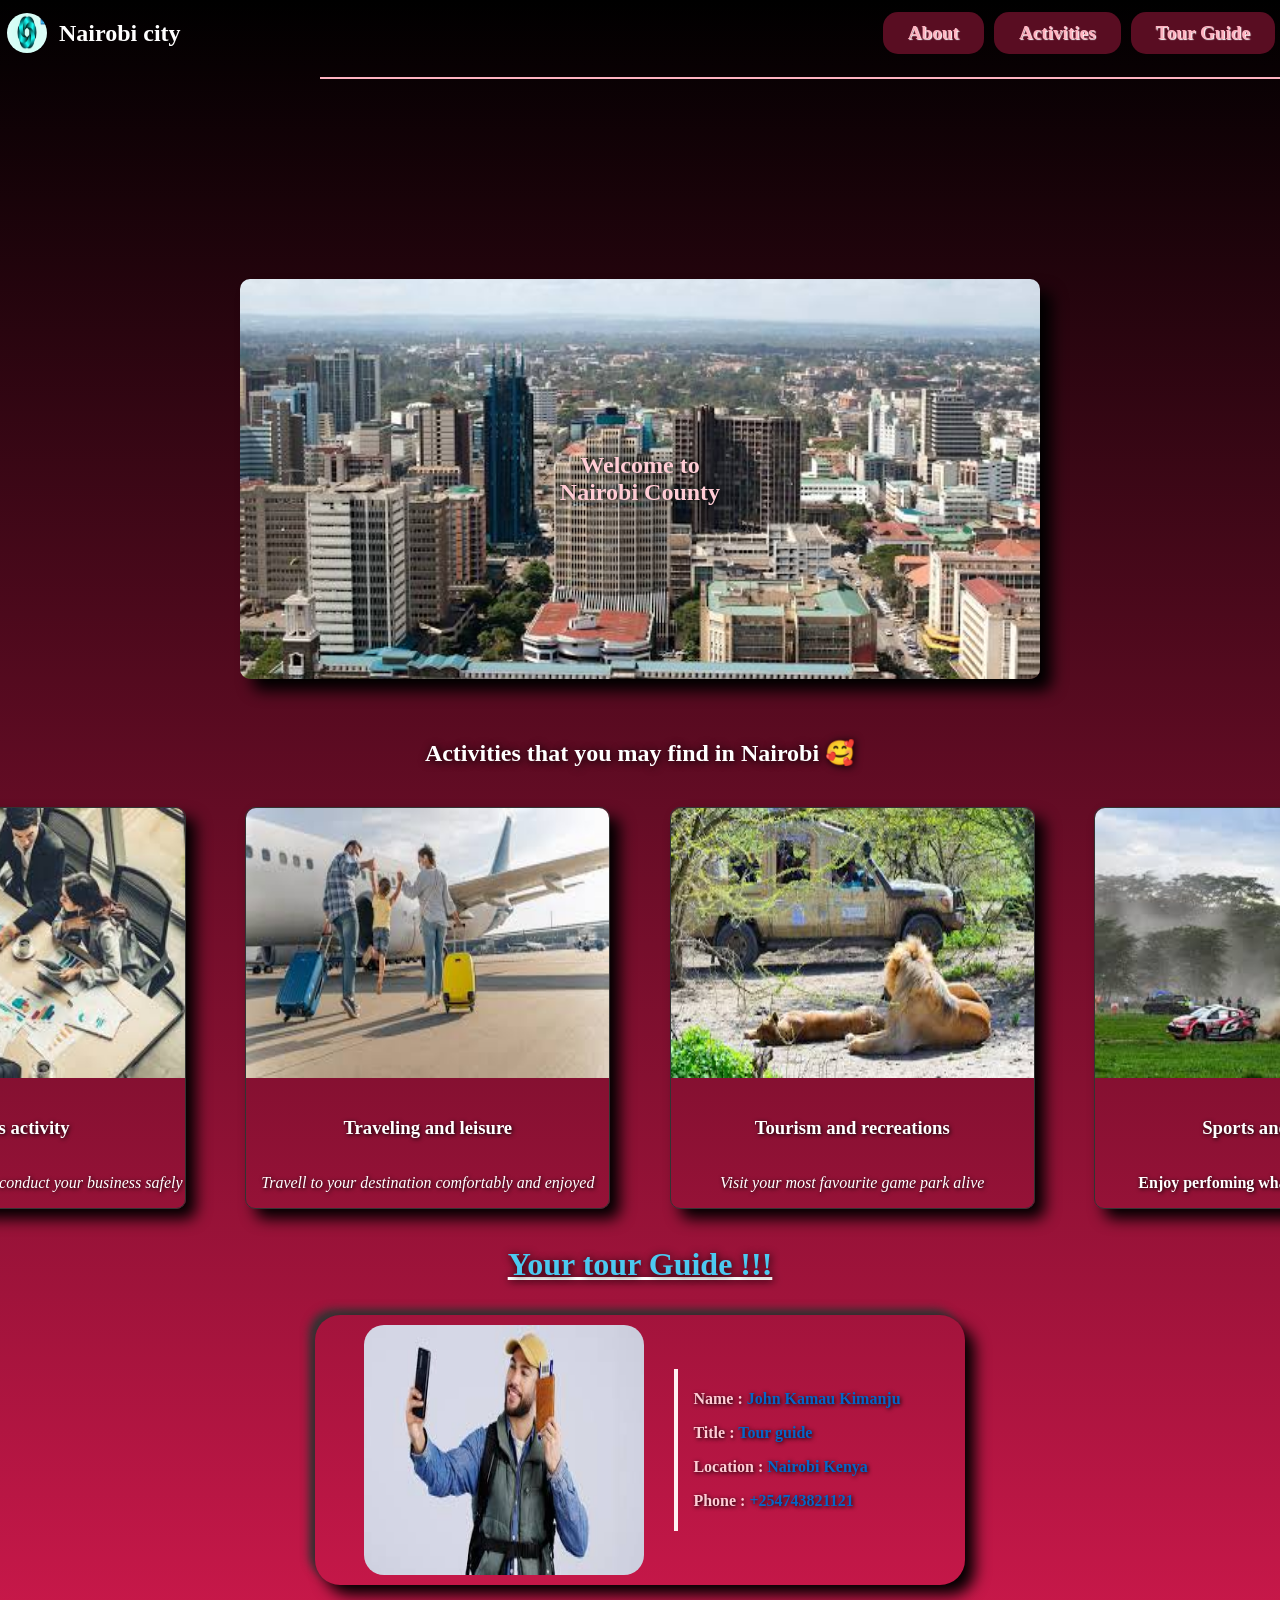
<file: homepage_for_hometown/index.html>
<!doctype html>
<html lang="en">
  <head>
    <meta charset="UTF-8" />
    <meta name="viewport" content="width=device-width, initial-scale=1.0" />
    <title>Nairobi Hometown</title>
    <link rel="stylesheet" href="main2.css" />
  </head>
  <body>
    <!--------Hero section------>
    <section class="hero-section" id="section-one">
      <div class="logo">
        <img
          id="logo-img"
          src="[data-uri]"
        />
        <h2 class="county">Nairobi city</h2>
      </div>

      <div class="navigation">
        <a class="navs" href="#section-two">About</a>
        <a class="navs" href="#section-three">Activities</a>
        <a class="navs" href="#section-four">Tour Guide</a>
      </div>
    </section>

    <!------About section for homepage------->
    <section id="section-two" class="Title">
      <div class="home-background">
        <h1>
          Welcome to <br />
          <span>Nairobi County</span>
        </h1>
      </div>
    </section>

    <!--Activities Section -->
    <section id="section-three" class="Activities">
      <h1 class="act-heading">Activities that you may find in Nairobi 🥰</h1>
      <div class="activities">
        <div class="activity">
          <img
            src="[data-uri]"
            class="act-img"
          />
          <div class="description">
            <h3 class="act-title">Business activity</h3>
            <p class="act-desc">
              You can always feel free to conduct your business safely
            </p>
          </div>
        </div>
        <div class="activity">
          <img
            src="[data-uri]"
            class="act-img"
          />
          <div class="description">
            <h3 class="act-title">Traveling and leisure</h3>
            <p class="act-desc">
              Travell to your destination comfortably and enjoyed
            </p>
          </div>
        </div>
        <div class="activity">
          <img
            src="[data-uri]"
            class="act-img"
          />
          <div class="description">
            <h3 class="act-title">Tourism and recreations</h3>
            <p class="act-desc">Visit your most favourite game park alive</p>
          </div>
        </div>
        <div class="activity">
          <img
            src="[data-uri]"
            class="act-img"
          />
          <div class="description">
            <h3 class="act-title">Sports and Talents</h3>
            <p class="act-title">Enjoy perfoming what you love the most</p>
          </div>
        </div>
      </div>
    </section>

    <!-------Tour guide section------>

    <h3 class="guide-title">Your tour Guide !!!</h3>
    <section id="section-four">
      <div class="tour-guide">
        <img
          src="[data-uri]"
          id="tour-guide"
          alt="tour guide"
        />

        <div class="guide-info">
          <p class="nam">
            <span class="titles">Name : </span>John Kamau Kimanju
          </p>
          <p class="nam"><span class="titles">Title : </span>Tour guide</p>
          <p class="nam">
            <span class="titles">Location : </span>Nairobi Kenya
          </p>
          <p class="nam"><span class="titles">Phone : </span>+254743821121</p>
        </div>
      </div>
    </section>
  </body>
</html>
</file>
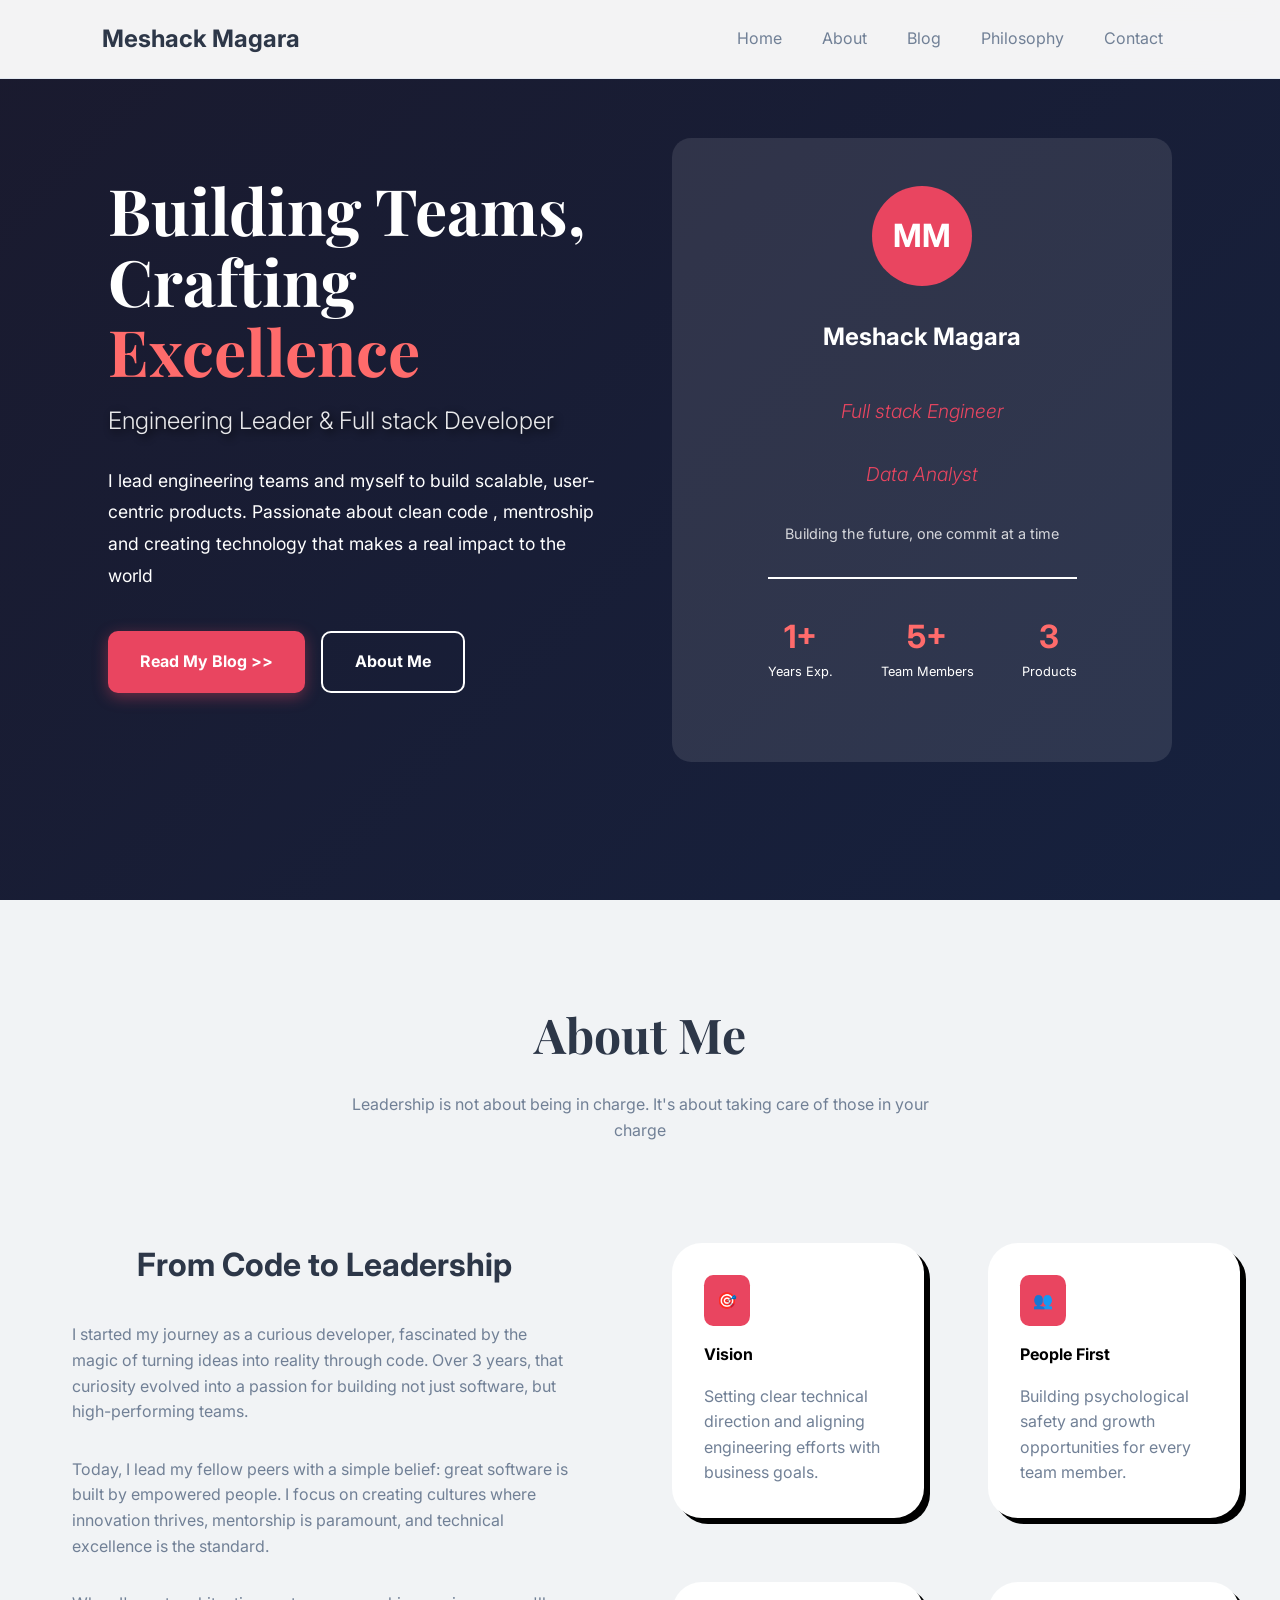
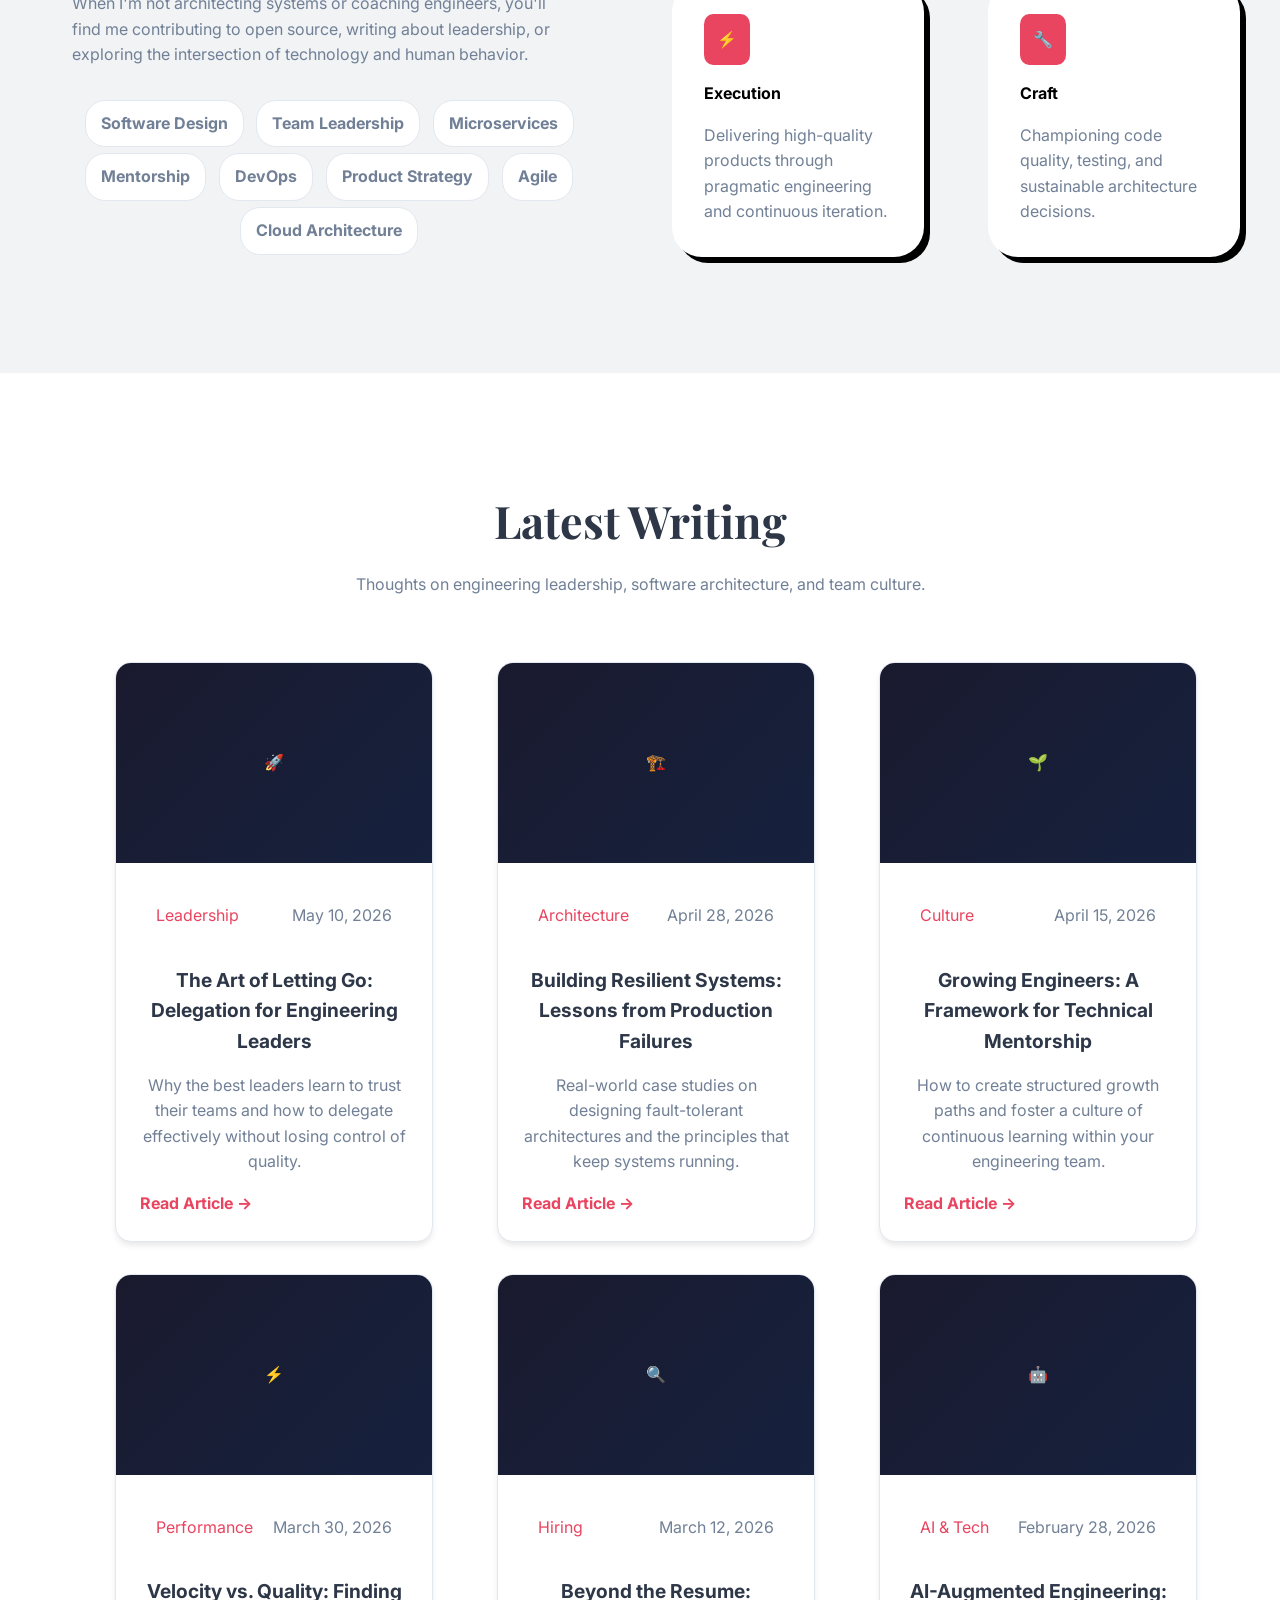
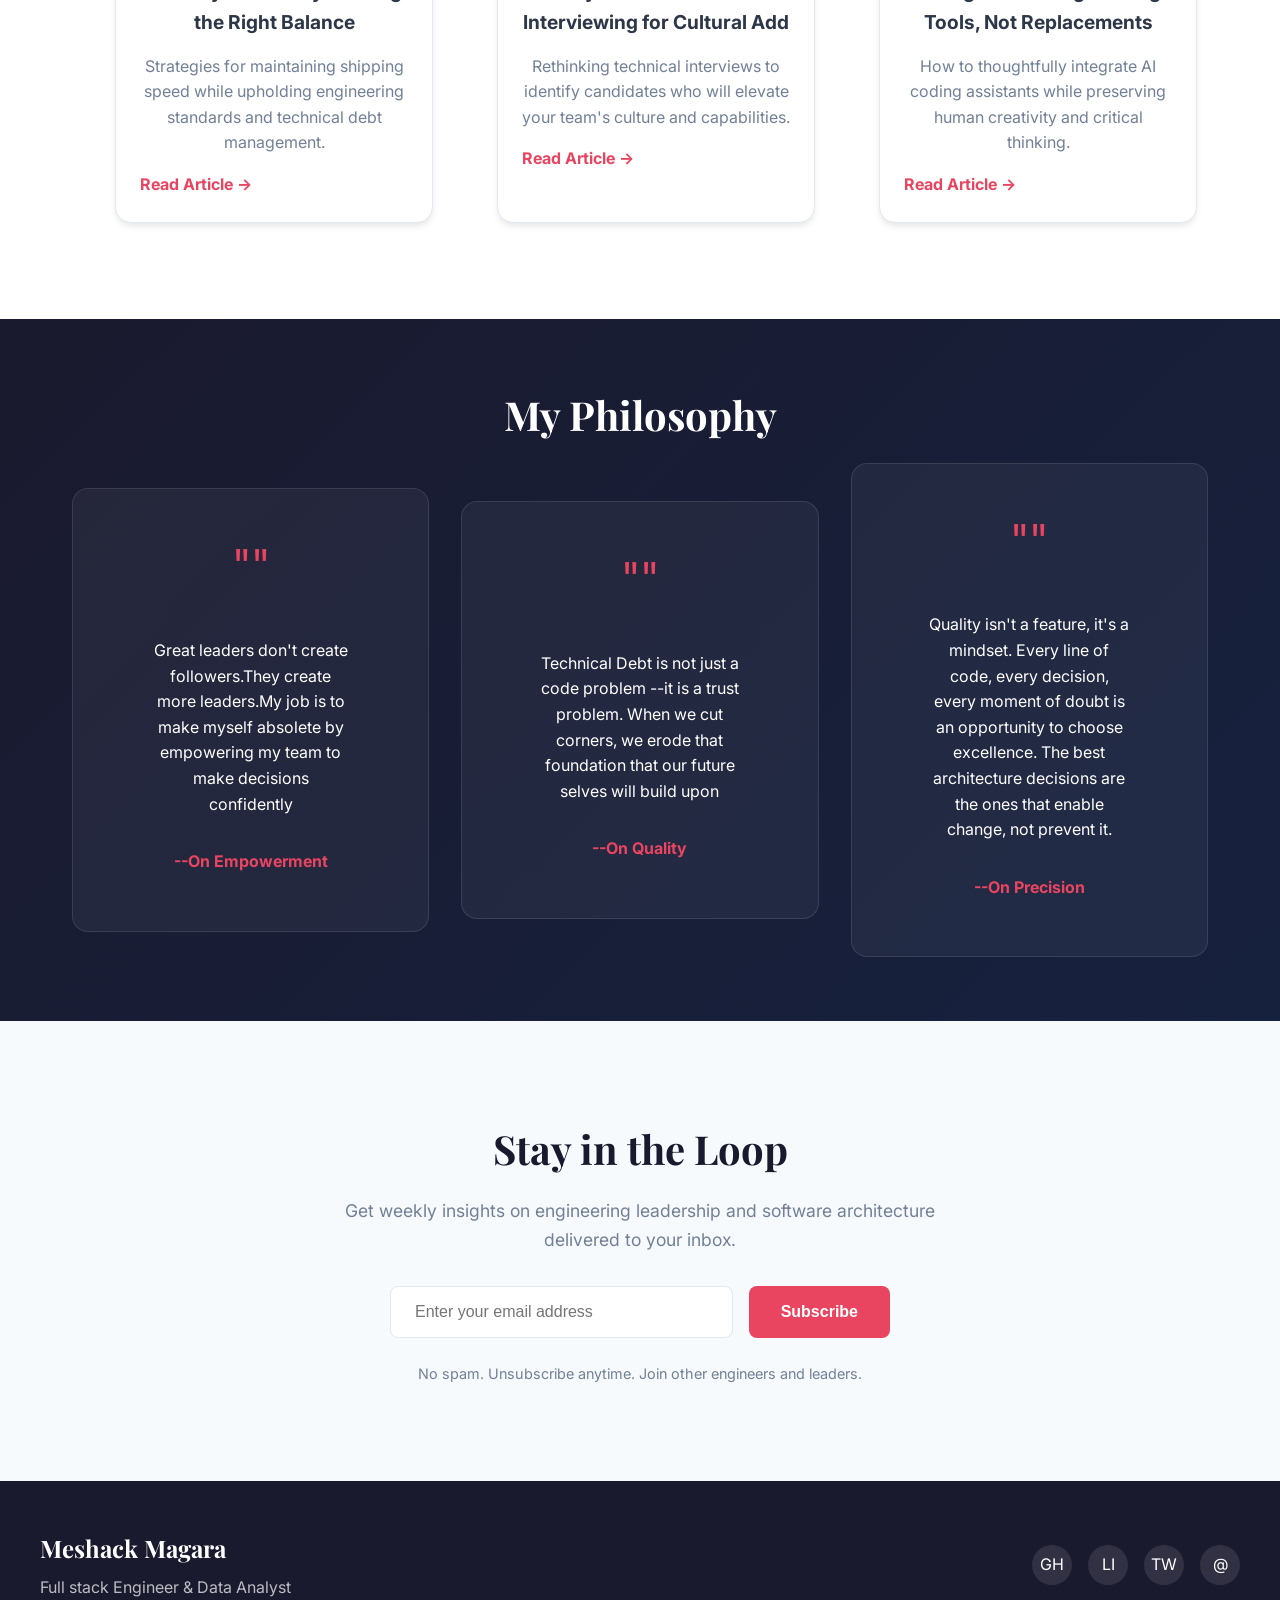
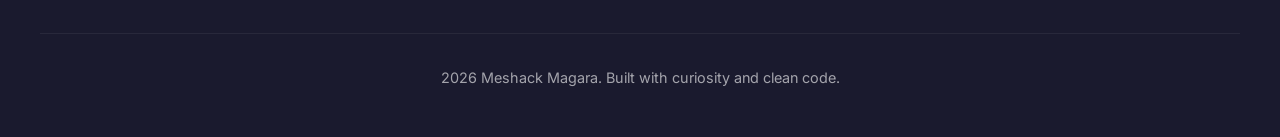
<file: My-blog-page/index.html>
<!doctype html>
<html lang="en">
  <head>
    <meta charset="UTF-8" />
    <meta name="viewport" content="width=device-width, initial-scale=1.0" />
    <title>My Blog Post</title>
    <link rel="stylesheet" href="main.css" />
    <link
      href="https://fonts.googleapis.com/css2?family=Inter:wght@300;400;500;600;700&family=Playfair+Display:wght@600;700&display=swap"
      rel="stylesheet"
    />
  </head>
  <body>
    <!--Navigation section-->
    <nav>
      <div class="nav-bar">
        <h2 class="name">Meshack Magara</h2>
        <div class="nav-items">
          <a href="#home" class="nav-link"> Home </a>
          <a href="#about" class="nav-link">About</a>
          <a href="#blog" class="nav-link">Blog</a>
          <a href="#philosophy" class="nav-link">Philosophy</a>
          <a href="#contact" class="nav-link">Contact</a>
        </div>
      </div>
    </nav>

    <section class="hero-section" id="home">
      <div class="hero-container">
        <!--first child-->
        <div class="item">
          <h1>
            Building Teams, <br />
            Crafting <br />
            <span class="excellence">Excellence</span>
          </h1>
          <p class="highlight">Engineering Leader & Full stack Developer</p>
          <p class="description">
            I lead engineering teams and myself to build scalable, user- centric
            products. Passionate about clean code , mentroship and creating
            technology that makes a real impact to the world
          </p>
          <div class="btns">
            <a href="#home" class="btn my-blog-btn">Read My Blog >></a>
            <a href="#hero-section" class="btn about-btn">About Me</a>
          </div>
        </div>
        <!--second child-->
        <div class="item">
          <div class="profile-card">
            <div class="profile-avatar">MM</div>
            <h3>Meshack Magara</h3>
            <p class="role">Full stack Engineer</p>
            <p class="role">Data Analyst</p>
            <p style="opacity: 0.8; font-size: 0.9rem">
              Building the future, one commit at a time
            </p>
            <div class="stats">
              <div class="stat-item">
                <h4>1+</h4>
                <p>Years Exp.</p>
              </div>
              <div class="stat-item">
                <h4>5+</h4>
                <p>Team Members</p>
              </div>
              <div class="stat-item">
                <h4>3</h4>
                <p>Products</p>
              </div>
            </div>
          </div>
        </div>
      </div>
    </section>

    <!--About section-->
    <section class="About-section" id="about">
      <div class="about-container">
        <div class="about-header">
          <h2>About Me</h2>
          <p>
            Leadership is not about being in charge. It's about taking care of
            those in your charge
          </p>
        </div>
        <div class="about-grid">
          <!--about content-->
          <div class="about-content">
            <h3>From Code to Leadership</h3>
            <p>
              I started my journey as a curious developer, fascinated by the
              magic of turning ideas into reality through code. Over 3 years,
              that curiosity evolved into a passion for building not just
              software, but high-performing teams.
            </p>
            <p>
              Today, I lead my fellow peers with a simple belief: great software
              is built by empowered people. I focus on creating cultures where
              innovation thrives, mentorship is paramount, and technical
              excellence is the standard.
            </p>
            <p>
              When I'm not architecting systems or coaching engineers, you'll
              find me contributing to open source, writing about leadership, or
              exploring the intersection of technology and human behavior.
            </p>

            <div class="skills">
              <span class="skill-tag">Software Design</span>
              <span class="skill-tag">Team Leadership</span>
              <span class="skill-tag">Microservices</span>
              <span class="skill-tag">Mentorship</span>
              <span class="skill-tag">DevOps</span>
              <span class="skill-tag">Product Strategy</span>
              <span class="skill-tag">Agile</span>
              <span class="skill-tag">Cloud Architecture</span>
            </div>
          </div>

          <!--about visuals-->
          <div class="about-visual">
            <div class="info-card">
              <div class="icon">🎯</div>
              <h4 class="vision">Vision</h4>
              <p>
                Setting clear technical direction and aligning engineering
                efforts with business goals.
              </p>
            </div>
            <div class="info-card">
              <div class="icon">👥</div>
              <h4 class="vision">People First</h4>
              <p>
                Building psychological safety and growth opportunities for every
                team member.
              </p>
            </div>
            <div class="info-card">
              <div class="icon">⚡</div>
              <h4 class="vision">Execution</h4>
              <p>
                Delivering high-quality products through pragmatic engineering
                and continuous iteration.
              </p>
            </div>
            <div class="info-card">
              <div class="icon">🔧</div>
              <h4 class="vision">Craft</h4>
              <p>
                Championing code quality, testing, and sustainable architecture
                decisions.
              </p>
            </div>
          </div>
        </div>
      </div>
    </section>

    <!--blog section-->
    <section class="blog-section" id="blog">
      <div class="blog-container">
        <!--blog header-->
        <div class="blog-header">
          <h2 class="blog-title">Latest Writing</h2>
          <p class="blog-description">
            Thoughts on engineering leadership, software architecture, and team
            culture.
          </p>
        </div>

        <!--blog grid-->
        <div class="blog-grid">
          <div class="blog-card">
            <div class="blog-image">🚀</div>
            <div class="blog-content">
              <div class="blog-meta">
                <span class="blog-category">Leadership</span>
                <span>May 10, 2026</span>
              </div>
              <h3>The Art of Letting Go: Delegation for Engineering Leaders</h3>
              <p>
                Why the best leaders learn to trust their teams and how to
                delegate effectively without losing control of quality.
              </p>
              <a href="#" class="read-more">Read Article →</a>
            </div>
          </div>
          <div class="blog-card">
            <div class="blog-image">🏗️</div>
            <div class="blog-content">
              <div class="blog-meta">
                <span class="blog-category">Architecture</span>
                <span>April 28, 2026</span>
              </div>
              <h3>
                Building Resilient Systems: Lessons from Production Failures
              </h3>
              <p>
                Real-world case studies on designing fault-tolerant
                architectures and the principles that keep systems running.
              </p>
              <a href="#" class="read-more">Read Article →</a>
            </div>
          </div>
          <div class="blog-card">
            <div class="blog-image">🌱</div>
            <div class="blog-content">
              <div class="blog-meta">
                <span class="blog-category">Culture</span>
                <span>April 15, 2026</span>
              </div>
              <h3>Growing Engineers: A Framework for Technical Mentorship</h3>
              <p>
                How to create structured growth paths and foster a culture of
                continuous learning within your engineering team.
              </p>
              <a href="#" class="read-more">Read Article →</a>
            </div>
          </div>
          <div class="blog-card">
            <div class="blog-image">⚡</div>
            <div class="blog-content">
              <div class="blog-meta">
                <span class="blog-category">Performance</span>
                <span>March 30, 2026</span>
              </div>
              <h3>Velocity vs. Quality: Finding the Right Balance</h3>
              <p>
                Strategies for maintaining shipping speed while upholding
                engineering standards and technical debt management.
              </p>
              <a href="#" class="read-more">Read Article →</a>
            </div>
          </div>
          <div class="blog-card">
            <div class="blog-image">🔍</div>
            <div class="blog-content">
              <div class="blog-meta">
                <span class="blog-category">Hiring</span>
                <span>March 12, 2026</span>
              </div>
              <h3>Beyond the Resume: Interviewing for Cultural Add</h3>
              <p>
                Rethinking technical interviews to identify candidates who will
                elevate your team's culture and capabilities.
              </p>
              <a href="#" class="read-more">Read Article →</a>
            </div>
          </div>
          <div class="blog-card">
            <div class="blog-image">🤖</div>
            <div class="blog-content">
              <div class="blog-meta">
                <span class="blog-category">AI & Tech</span>
                <span>February 28, 2026</span>
              </div>
              <h3>AI-Augmented Engineering: Tools, Not Replacements</h3>
              <p>
                How to thoughtfully integrate AI coding assistants while
                preserving human creativity and critical thinking.
              </p>
              <a href="#" class="read-more">Read Article →</a>
            </div>
          </div>
        </div>
      </div>
    </section>

    <!--philosophy section-->
    <section class="philosophy" id="philosophy">
      <div class="container">
        <h2 class="philosophy-header">My Philosophy</h2>
        <div class="philosophy-cards">
          <div class="philosophy-card">
            <div class="quote">""</div>
            <p class="philosophy-description">
              Great leaders don't create followers.They create more leaders.My
              job is to make myself absolete by empowering my team to make
              decisions confidently
            </p>
            <p class="tip">--On Empowerment</p>
          </div>
          <div class="philosophy-card">
            <div class="quote">""</div>
            <p class="philosophy-description">
              Technical Debt is not just a code problem --it is a trust problem.
              When we cut corners, we erode that foundation that our future
              selves will build upon
            </p>
            <p class="tip">--On Quality</p>
          </div>
          <div class="philosophy-card">
            <div class="quote">""</div>
            <p class="philosophy-description">
              Quality isn't a feature, it's a mindset. Every line of code, every
              decision, every moment of doubt is an opportunity to choose
              excellence. The best architecture decisions are the ones that
              enable change, not prevent it.
            </p>
            <p class="tip">--On Precision</p>
          </div>
        </div>
      </div>
    </section>

    <!--Contact section-->
    <section class="newsletter" id="contact">
      <div class="container">
        <div class="newsletter-header">
          <h2>Stay in the Loop</h2>
          <p>
            Get weekly insights on engineering leadership and software
            architecture delivered to your inbox.
          </p>
        </div>
        <form class="newsletter-form">
          <input type="email" placeholder="Enter your email address" required />
          <button type="submit">Subscribe</button>
        </form>
        <p class="newsletter-note">
          No spam. Unsubscribe anytime. Join other engineers and leaders.
        </p>
      </div>
    </section>

    <footer>
      <div class="footer-content">
        <div class="footer-brand">
          <h3>Meshack Magara</h3>
          <p>Full stack Engineer & Data Analyst</p>
        </div>
        <div class="social-links">
          <a href="#" title="GitHub">GH</a>
          <a href="#" title="LinkedIn">LI</a>
          <a href="#" title="Twitter">TW</a>
          <a href="#" title="Email">@</a>
        </div>
      </div>
      <div class="footer-bottom">
        <p>2026 Meshack Magara. Built with curiosity and clean code.</p>
      </div>
    </footer>
  </body>
</html>
</file>
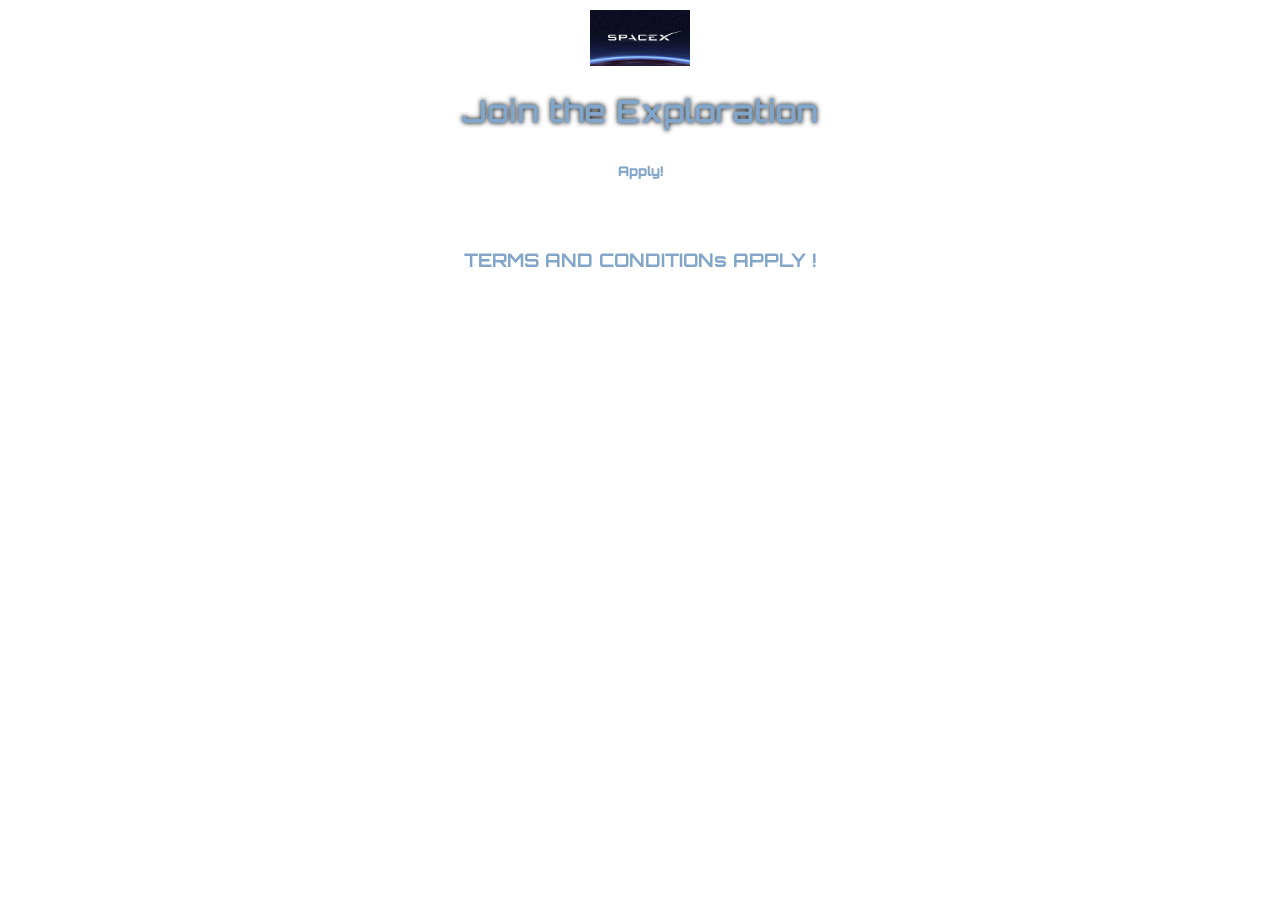
<file: space-exploration/index.html>
<!doctype html>
<html lang="en">
  <head>
    <meta charset="UTF-8" />
    <meta name="viewport" content="width=device-width, initial-scale=1.0" />
    <title>Space Exploration site</title>
    <link rel="stylesheet" href="main.css" />
    <link rel="preconnect" href="https://fonts.googleapis.com" />
    <link rel="preconnect" href="https://fonts.gstatic.com" crossorigin />
    <link
      href="https://fonts.googleapis.com/css2?family=Orbitron:wght@400..900&display=swap"
      rel="stylesheet"
    />
  </head>
  <body>
    <div class="hero">
      <img
        id="main-logo"
        src="[data-uri]"
      />

      <h1 id="title">Join the <span class="cta">Exploration</span></h1>
      <button class="application">Apply!</button>
    </div>

    <h3>TERMS AND CONDITIONs APPLY !</h3>
  </body>
</html>
</file>
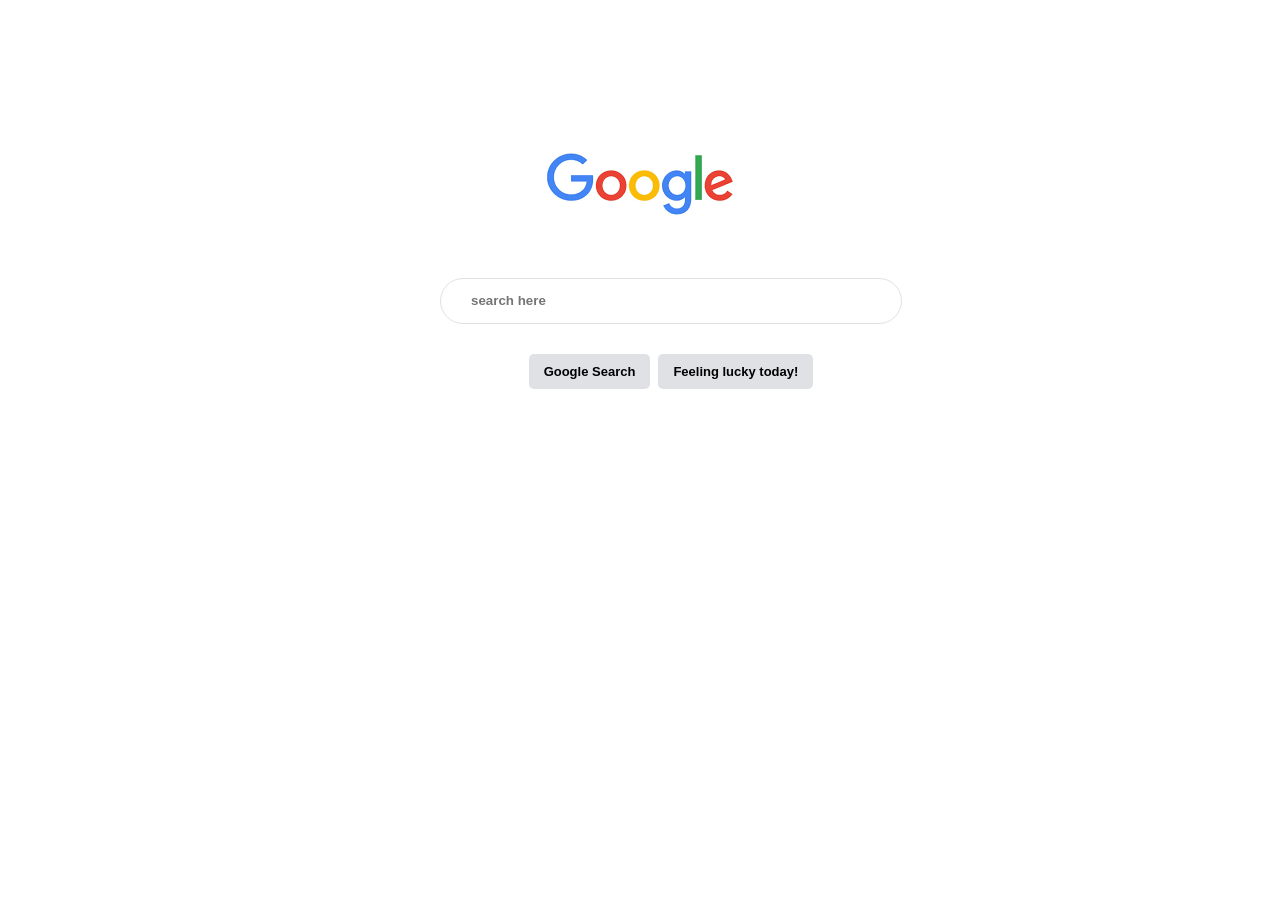
<file: google/google.html>
<!doctype html>
<html>
  <!--head section-->
  <head>
    <title>Chrome home page</title>
    <link rel="stylesheet" href="styles.css" />
  </head>

  <!--body -->
  <body>
    <div class="main">
      <img
        class="profile-img"
        src="[data-uri]"
      />

      <input
        class="search-bar"
        id="search"
        type="text"
        placeholder="search here"
      />

      <div class="buttons">
        <button class="btn">Google Search</button>
        <button class="btn">Feeling lucky today!</button>
      </div>
    </div>
  </body>
</html>
</file>
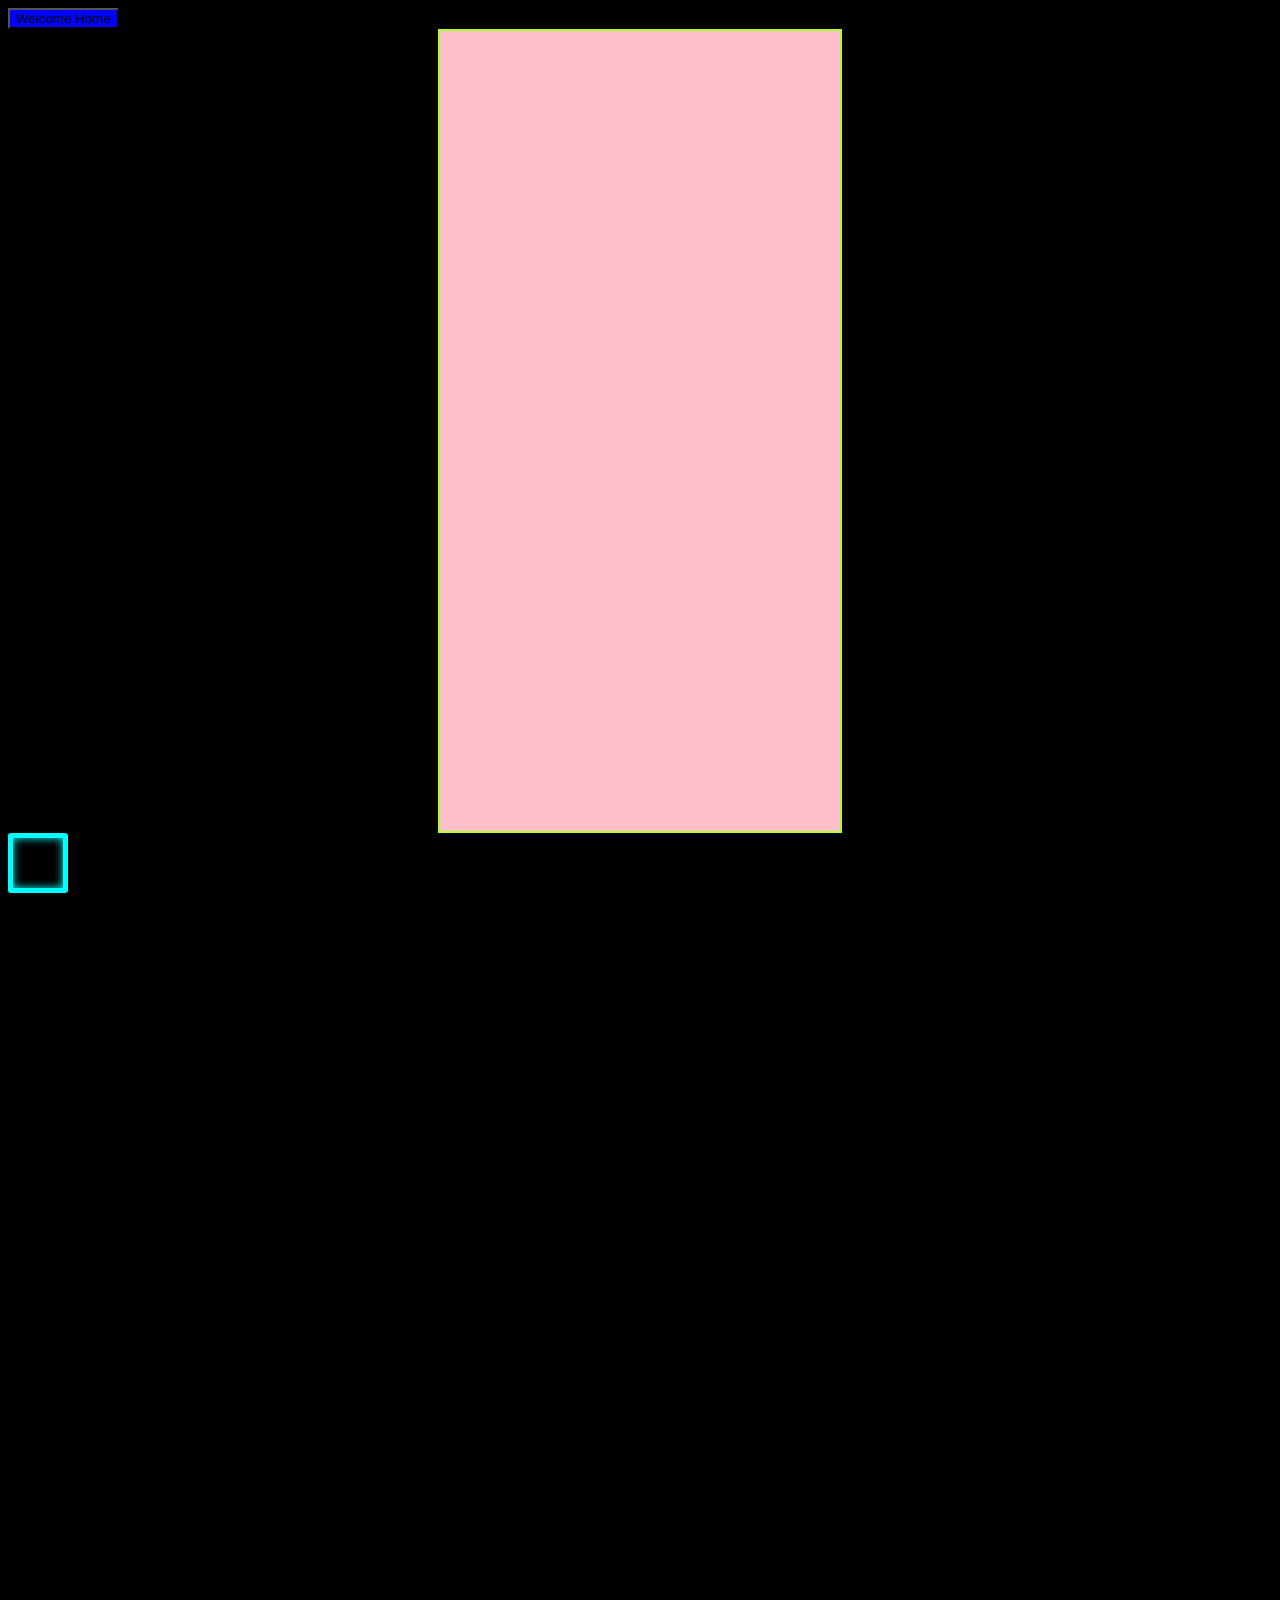
<file: learn/animations.html>
<!doctype html>
<html lang="en">
  <head>
    <meta charset="UTF-8" />
    <meta name="viewport" content="width=device-width, initial-scale=1.0" />
    <title>Animations</title>
    <link rel="stylesheet" href="animations.css" />
  </head>
  <body>
    <button class="btn">Welcome Home</button>
    <div class="box"></div>
    <div class="loading"></div>

    <div class="scroll-element">
      <div class="block"></div>
      <div class="block"></div>
      <div class="block"></div>
      <div class="block"></div>
      <div class="block"></div>
      <div class="block"></div>
      <div class="block"></div>
      <div class="block"></div>
      <div class="block"></div>
      <div class="block"></div>
      <div class="block"></div>
      <div class="block"></div>
      <div class="block"></div>
      <div class="block"></div>
      <div class="block"></div>
      <div class="block"></div>
    </div>
  </body>
</html>
</file>
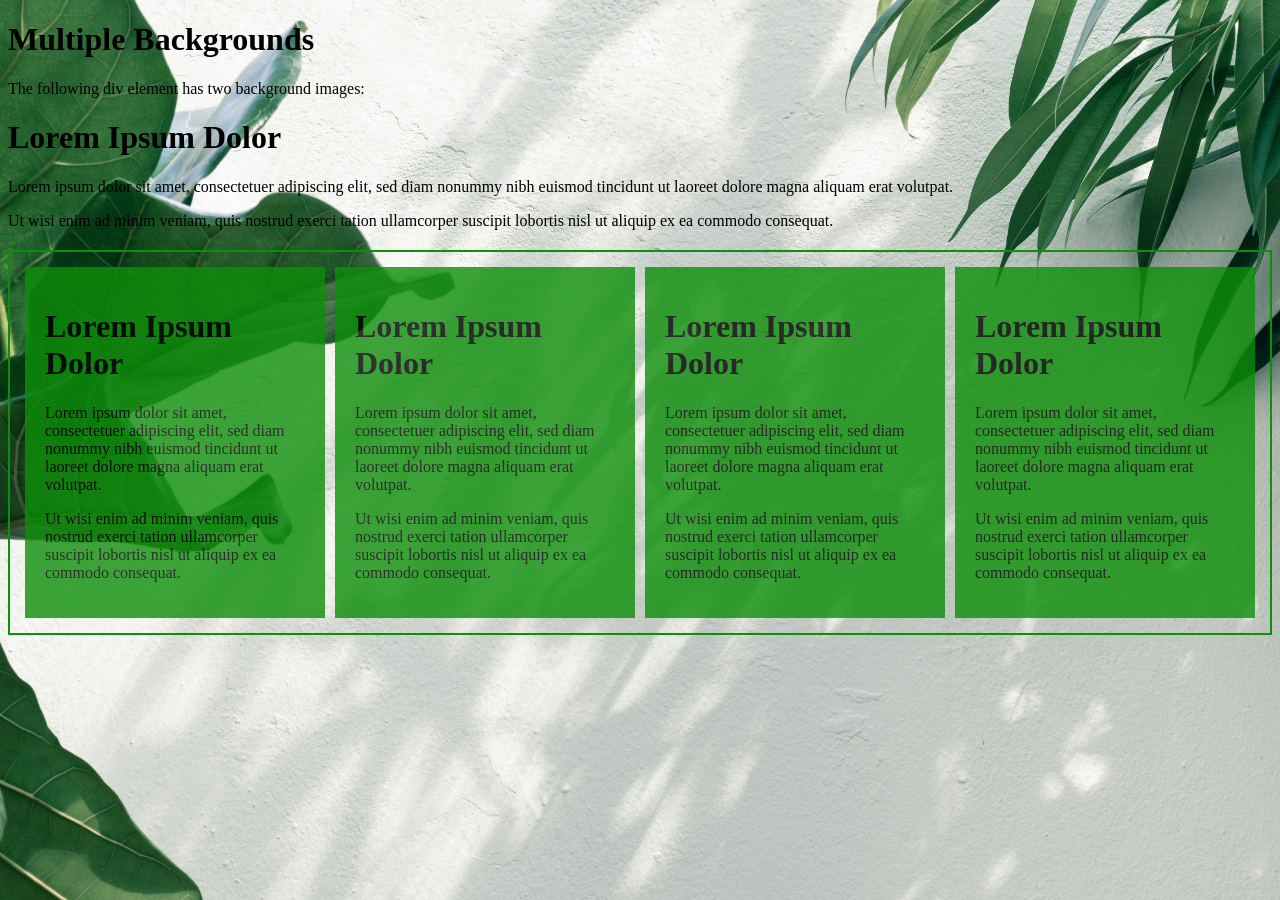
<file: learn/backgrounds.html>
<!doctype html>
<html lang="en">
  <head>
    <meta charset="UTF-8" />
    <meta name="viewport" content="width=device-width, initial-scale=1.0" />
    <title>Document</title>
    <link rel="stylesheet" href="background.css" />
  </head>
  <body>
    <h1>Multiple Backgrounds</h1>
    <p>The following div element has two background images:</p>

    <div id="example1">
      <h1>Lorem Ipsum Dolor</h1>
      <p>
        Lorem ipsum dolor sit amet, consectetuer adipiscing elit, sed diam
        nonummy nibh euismod tincidunt ut laoreet dolore magna aliquam erat
        volutpat.
      </p>
      <p>
        Ut wisi enim ad minim veniam, quis nostrud exerci tation ullamcorper
        suscipit lobortis nisl ut aliquip ex ea commodo consequat.
      </p>
    </div>
    <div class="parent">
      <div class="child 1">
        <h1>Lorem Ipsum Dolor</h1>
        <p>
          Lorem ipsum dolor sit amet, consectetuer adipiscing elit, sed diam
          nonummy nibh euismod tincidunt ut laoreet dolore magna aliquam erat
          volutpat.
        </p>
        <p>
          Ut wisi enim ad minim veniam, quis nostrud exerci tation ullamcorper
          suscipit lobortis nisl ut aliquip ex ea commodo consequat.
        </p>
      </div>

      <div class="child 2">
        <h1>Lorem Ipsum Dolor</h1>
        <p>
          Lorem ipsum dolor sit amet, consectetuer adipiscing elit, sed diam
          nonummy nibh euismod tincidunt ut laoreet dolore magna aliquam erat
          volutpat.
        </p>
        <p>
          Ut wisi enim ad minim veniam, quis nostrud exerci tation ullamcorper
          suscipit lobortis nisl ut aliquip ex ea commodo consequat.
        </p>
      </div>

      <div class="child 3">
        <h1>Lorem Ipsum Dolor</h1>
        <p>
          Lorem ipsum dolor sit amet, consectetuer adipiscing elit, sed diam
          nonummy nibh euismod tincidunt ut laoreet dolore magna aliquam erat
          volutpat.
        </p>
        <p>
          Ut wisi enim ad minim veniam, quis nostrud exerci tation ullamcorper
          suscipit lobortis nisl ut aliquip ex ea commodo consequat.
        </p>
      </div>

      <div class="child 4">
        <h1>Lorem Ipsum Dolor</h1>
        <p>
          Lorem ipsum dolor sit amet, consectetuer adipiscing elit, sed diam
          nonummy nibh euismod tincidunt ut laoreet dolore magna aliquam erat
          volutpat.
        </p>
        <p>
          Ut wisi enim ad minim veniam, quis nostrud exerci tation ullamcorper
          suscipit lobortis nisl ut aliquip ex ea commodo consequat.
        </p>
      </div>
    </div>
    <div class="fade-box"></div>
  </body>
</html>
</file>
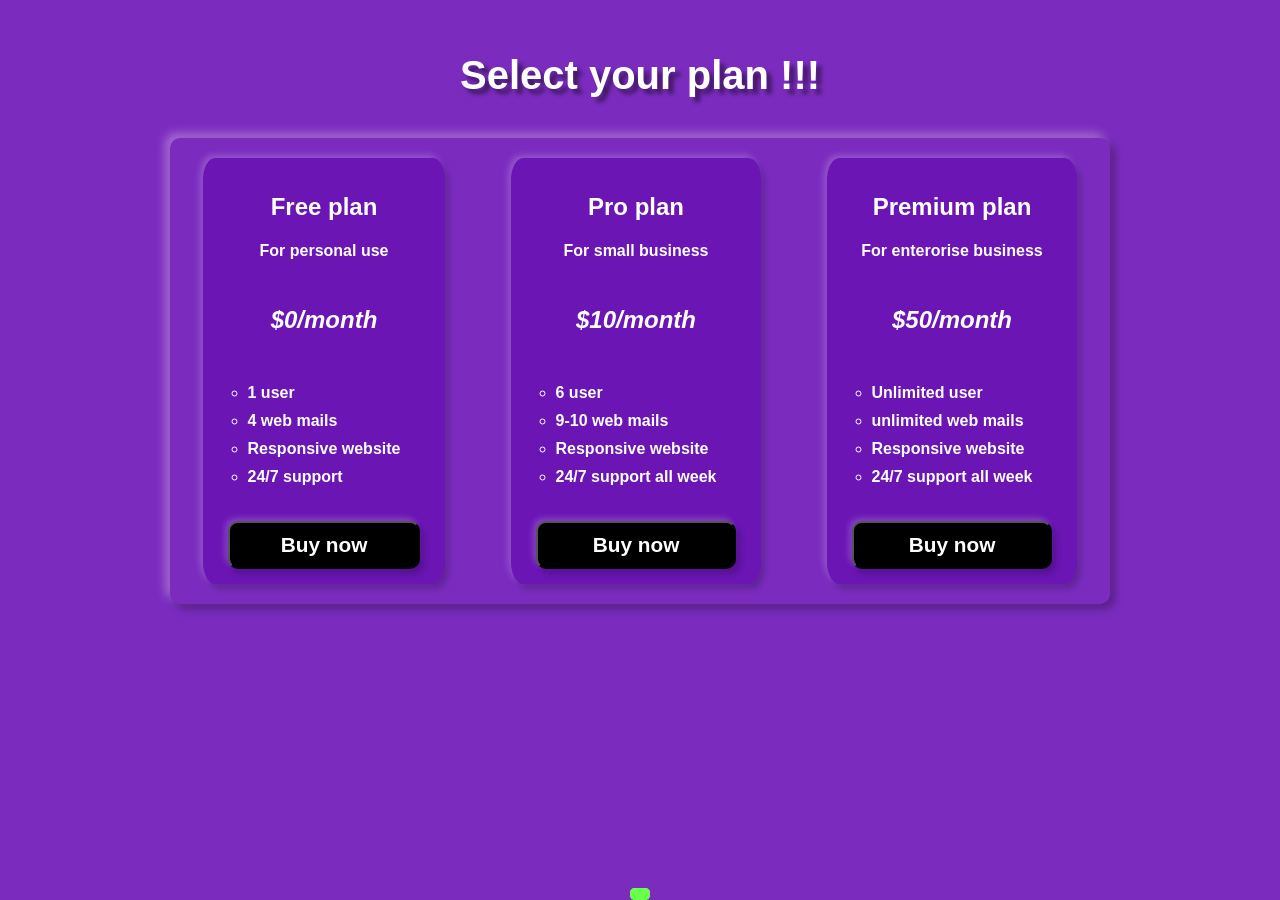
<file: learn/pricing-plan.html>
<!doctype html>
<html lang="en">
  <head>
    <meta charset="UTF-8" />
    <meta name="viewport" content="width=device-width, initial-scale=1.0" />
    <title>Document</title>
    <link rel="stylesheet" href="pricing-plan.css" />
  </head>
  <body>
    <h2 class="plan-description">Select your plan !!!</h2>
    <div class="pricing">
      <!--first child of the flex container-->
      <div class="child">
        <div class="plan-title">
          <h2>Free plan</h2>
          <h4>For personal use</h4>
        </div>

        <h3>$0/month</h3>

        <ul>
          <li>1 user</li>
          <li>4 web mails</li>
          <li>Responsive website</li>
          <li>24/7 support</li>
        </ul>

        <button class="buy">Buy now</button>
      </div>

      <!--second child of the flex container-->
      <div class="child">
        <div class="plan-title">
          <h2>Pro plan</h2>
          <h4>For small business</h4>
        </div>

        <h3>$10/month</h3>

        <ul>
          <li>6 user</li>
          <li>9-10 web mails</li>
          <li>Responsive website</li>
          <li>24/7 support all week</li>
        </ul>

        <button class="buy">Buy now</button>
      </div>

      <!--third child of the flex container-->
      <div class="child">
        <div class="plan-title">
          <h2>Premium plan</h2>
          <h4>For enterorise business</h4>
        </div>

        <h3>$50/month</h3>

        <ul>
          <li>Unlimited user</li>
          <li>unlimited web mails</li>
          <li>Responsive website</li>
          <li>24/7 support all week</li>
        </ul>

        <button class="buy">Buy now</button>
      </div>
    </div>
  </body>
</html>
</file>
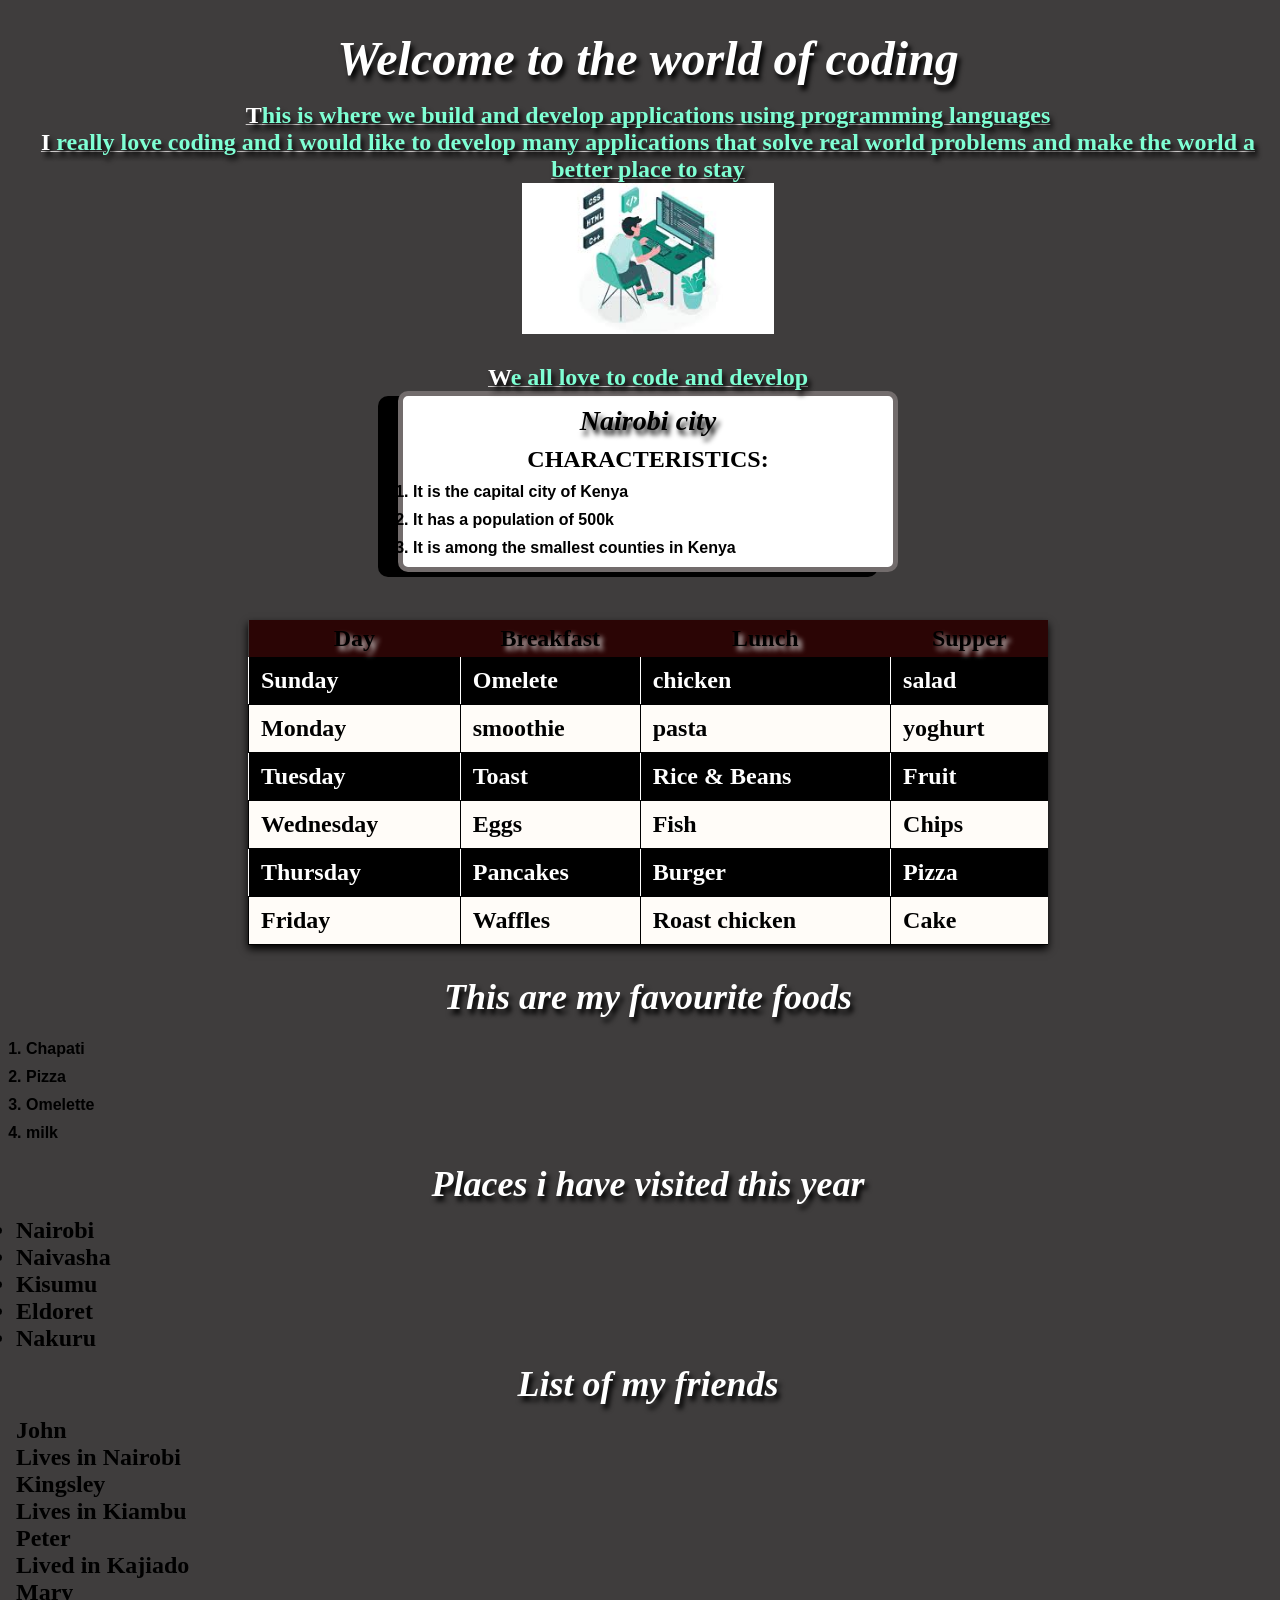
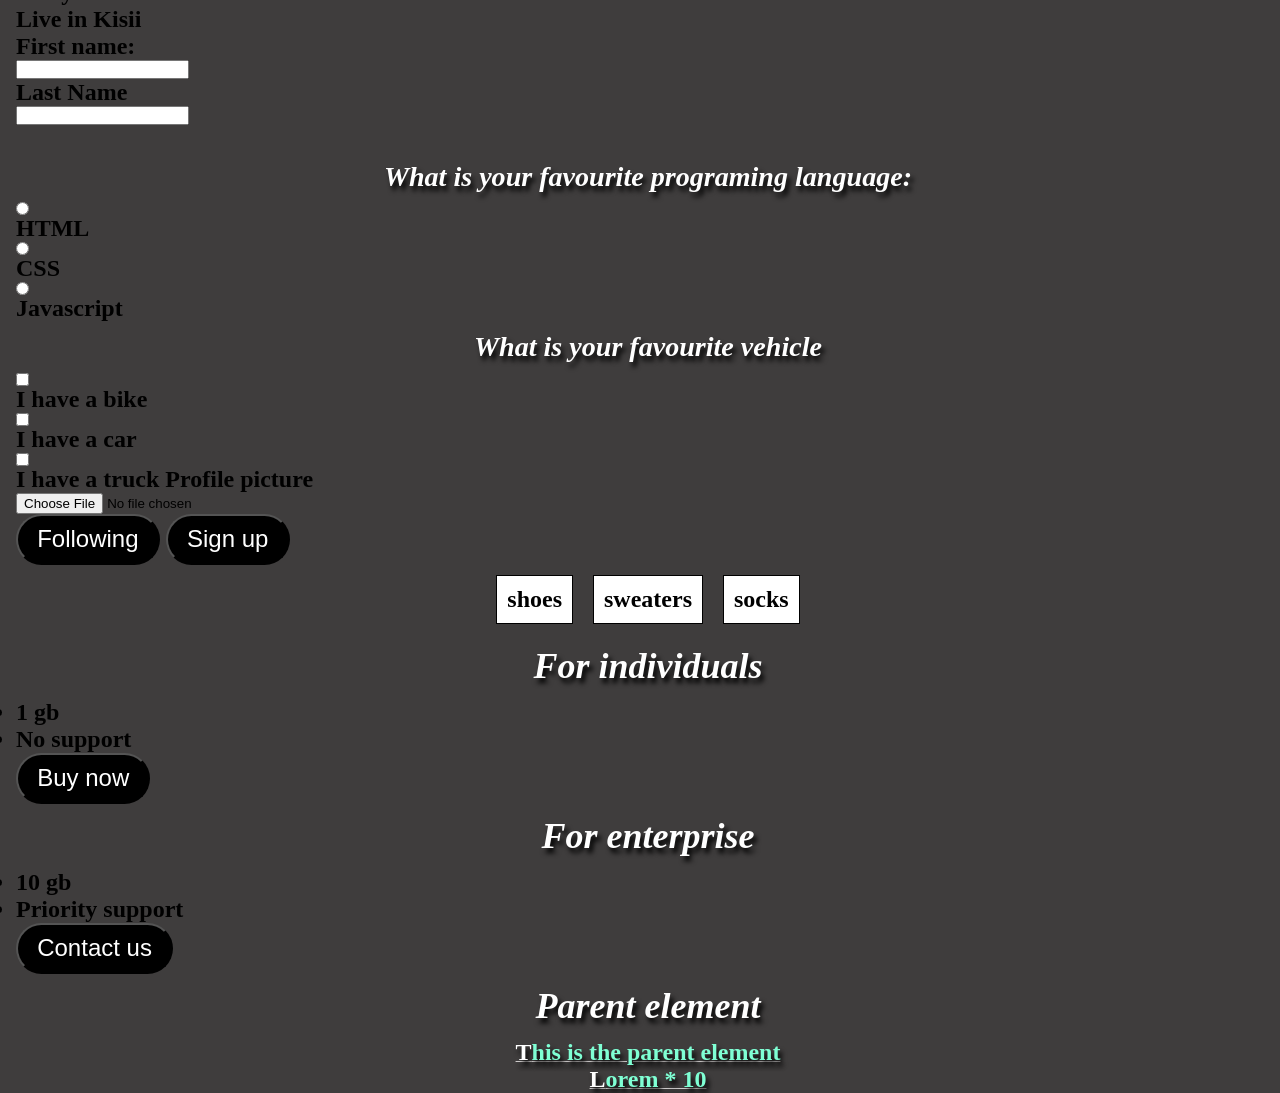
<file: learn/tags.html>
<!doctype html>
<html>
  <head>
    <title>Practise here</title>
    <link rel="stylesheet" href="style1.css" />
    <link
      rel="stylesheet"
      href="https://fonts.googleapis.com/css?family=Trirong"
    />
  </head>
  <body>
    <h1>Welcome to the world of coding</h1>
    <p>
      This is where we build and develop applications using programming
      languages
    </p>
    <p>
      I really love coding and i would like to develop many applications that
      solve real world problems and make the world a better place to stay
    </p>
    <img
      class="coders"
      src="[data-uri]"
      width="20%"
      height="10%"
    />
    <p>we all love to code and develop</p>

    <!--Creating a box model-->
    <div class="city-box">
      <h3>Nairobi city</h3>
      <h4>CHARACTERISTICS:</h4>
      <ol>
        <li>It is the capital city of Kenya</li>
        <li>It has a population of 500k</li>
        <li>It is among the smallest counties in Kenya</li>
      </ol>
    </div>

    <!--creating a table-->
    <table class="time-table">
      <thead>
        <tr>
          <th>Day</th>
          <th>Breakfast</th>
          <th>Lunch</th>
          <th>Supper</th>
        </tr>
      </thead>

      <tr>
        <td>Sunday</td>
        <td>Omelete</td>
        <td>chicken</td>
        <td>salad</td>
      </tr>
      <tr>
        <td>Monday</td>
        <td>smoothie</td>
        <td>pasta</td>
        <td>yoghurt</td>
      </tr>
      <tr>
        <td>Tuesday</td>
        <td>Toast</td>
        <td>Rice & Beans</td>
        <td>Fruit</td>
      </tr>
      <tr>
        <td>Wednesday</td>
        <td>Eggs</td>
        <td>Fish</td>
        <td>Chips</td>
      </tr>

      <tr>
        <td>Thursday</td>
        <td>Pancakes</td>
        <td>Burger</td>
        <td>Pizza</td>
      </tr>
      <tr>
        <td>Friday</td>
        <td>Waffles</td>
        <td>Roast chicken</td>
        <td>Cake</td>
      </tr>
    </table>

    <!--ordered and unordered lists format-->
    <h2>This are my favourite foods</h2>
    <ol>
      <li>Chapati</li>
      <li>Pizza</li>
      <li>Omelette</li>
      <li>milk</li>
    </ol>
    <h2>Places i have visited this year</h2>

    <ul>
      <li>Nairobi</li>
      <li>Naivasha</li>
      <li>Kisumu</li>
      <li>Eldoret</li>
      <li>Nakuru</li>
    </ul>
    <h2>List of my friends</h2>

    <dl>
      <dt>John</dt>
      <dd>Lives in Nairobi</dd>

      <dt>Kingsley</dt>
      <dd>Lives in Kiambu</dd>

      <dt>Peter</dt>
      <dd>Lived in Kajiado</dd>

      <dt>Mary</dt>
      <dd>Live in Kisii</dd>
    </dl>

    <form>
      <!--Text fields-->
      <label for="fname">First name: </label>
      <input type="text" id="fname" name="fname" />
      <label for="lname">Last Name</label>
      <input typw="text" id="lname" name="lname" />
      <br />

      <!--radio buttons-->
      <h3>What is your favourite programing language:</h3>
      <input type="radio" id="html" name="fav_language" value="HTML" />
      <label for="html">HTML</label>
      <input type="radio" id="css" name="fav_language" value="CSS" />
      <label for="css">CSS</label>
      <input
        type="radio"
        id="javascript"
        name="fav_language"
        value="Javascript"
      />
      <label for="javascript">Javascript</label><br />

      <!--checkbox-->
      <h3>What is your favourite vehicle</h3>
      <input type="checkbox" id="vehicle1" name="vehicle1" value="bike" />
      <label for="vehicle1">I have a bike</label>
      <input type="checkbox" name="vehicle2" id="vehicle1" value="car" />
      <label for="vehicle2">I have a car</label>
      <input type="checkbox" id="vehicle3" name="vehicle3" value="truck" />
      <label for="vehicle3">I have a truck</label>

      <label for="profile-pic">Profile picture</label>
      <input type="file" accept="image/*" capture="user" />
    </form>
    <div class="buttons">
      <button class="following">Following</button>
      <button class="sign-up">Sign up</button>
    </div>

    <!--flex box properties-->
    <div class="container">
      <div class="box 1">shoes</div>
      <div class="box 2">sweaters</div>
      <div class="box 3">socks</div>
    </div>

    <div class="pricing">
      <h2>For individuals</h2>
      <ul>
        <li>1 gb</li>
        <li>No support</li>
      </ul>
      <button>Buy now</button>
      <h2>For enterprise</h2>
      <ul>
        <li>10 gb</li>
        <li>Priority support</li>
      </ul>
      <button>Contact us</button>
    </div>

    <!--inheritance-->
    <div class="parent">
      <h2>Parent element</h2>
      <p>This is the parent element</p>
      <p>lorem * 10</p>
    </div>
      </p>
  </body>
</html>
</file>
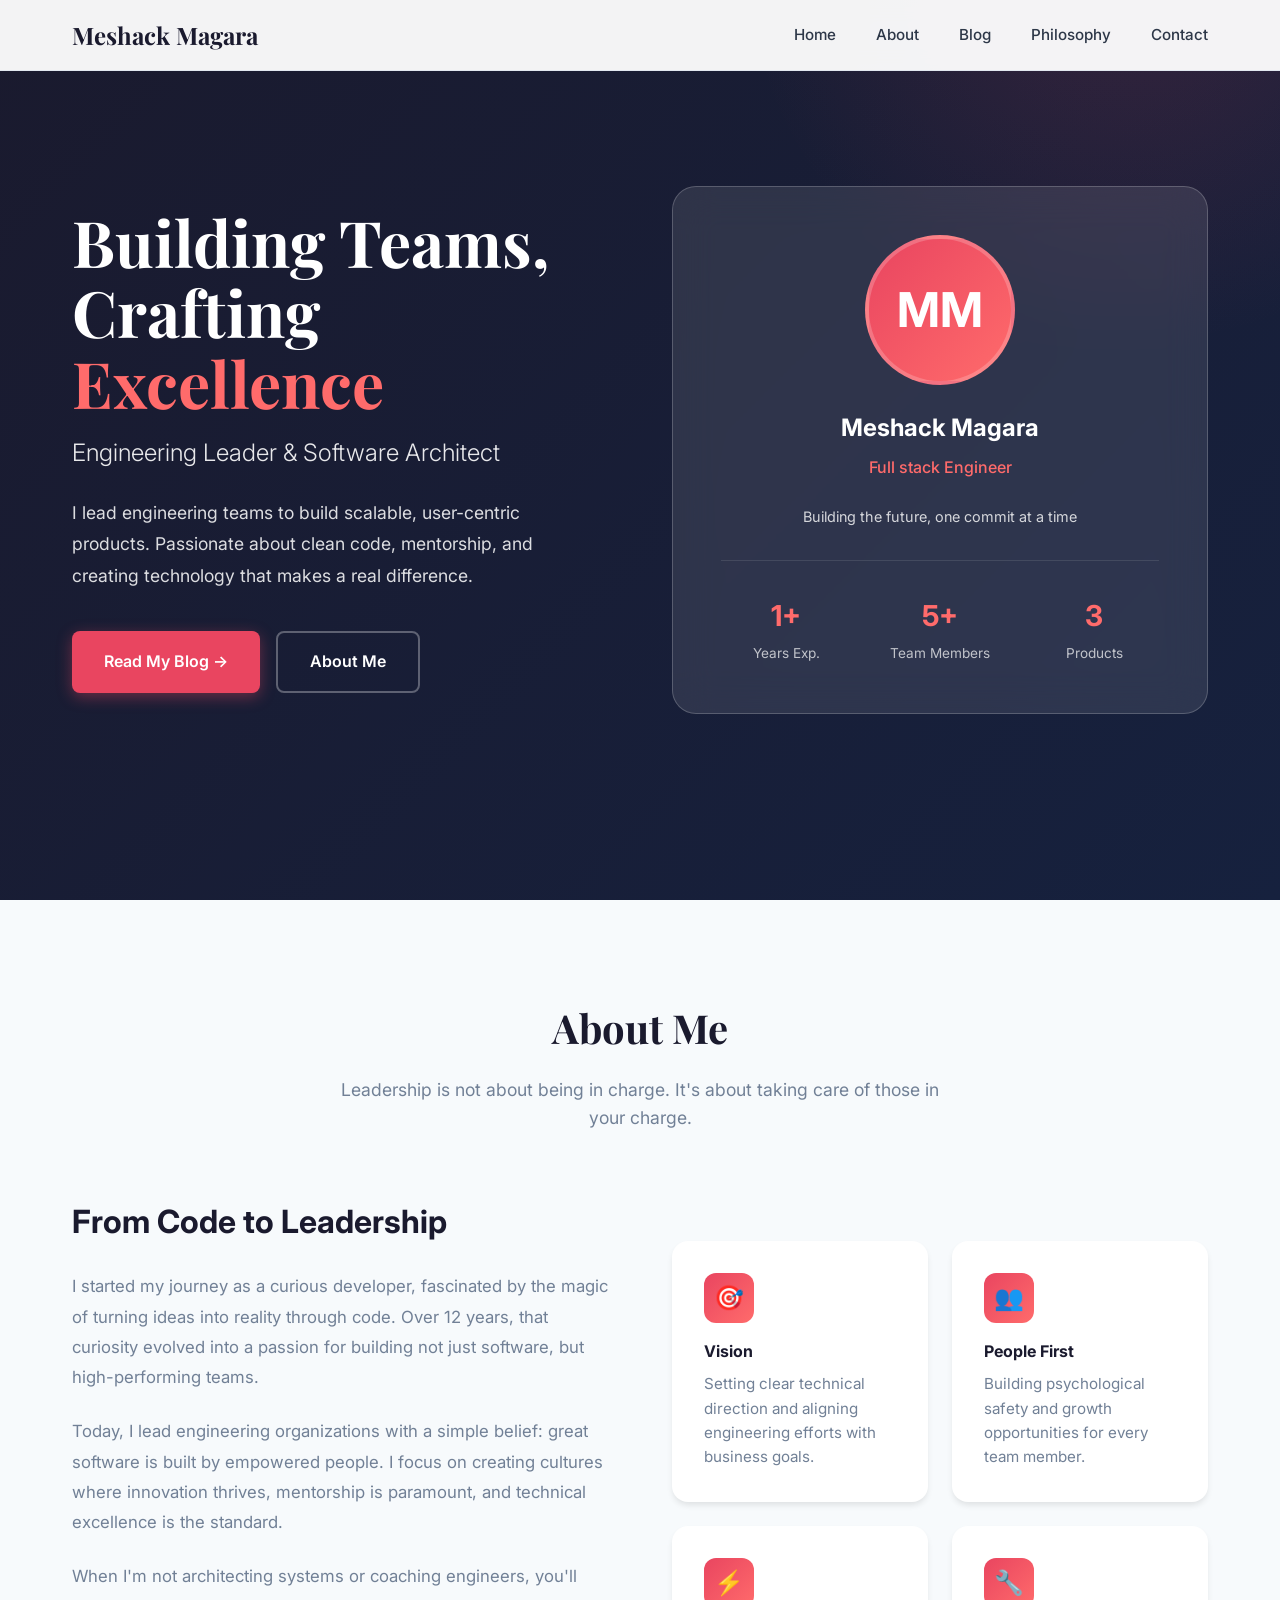
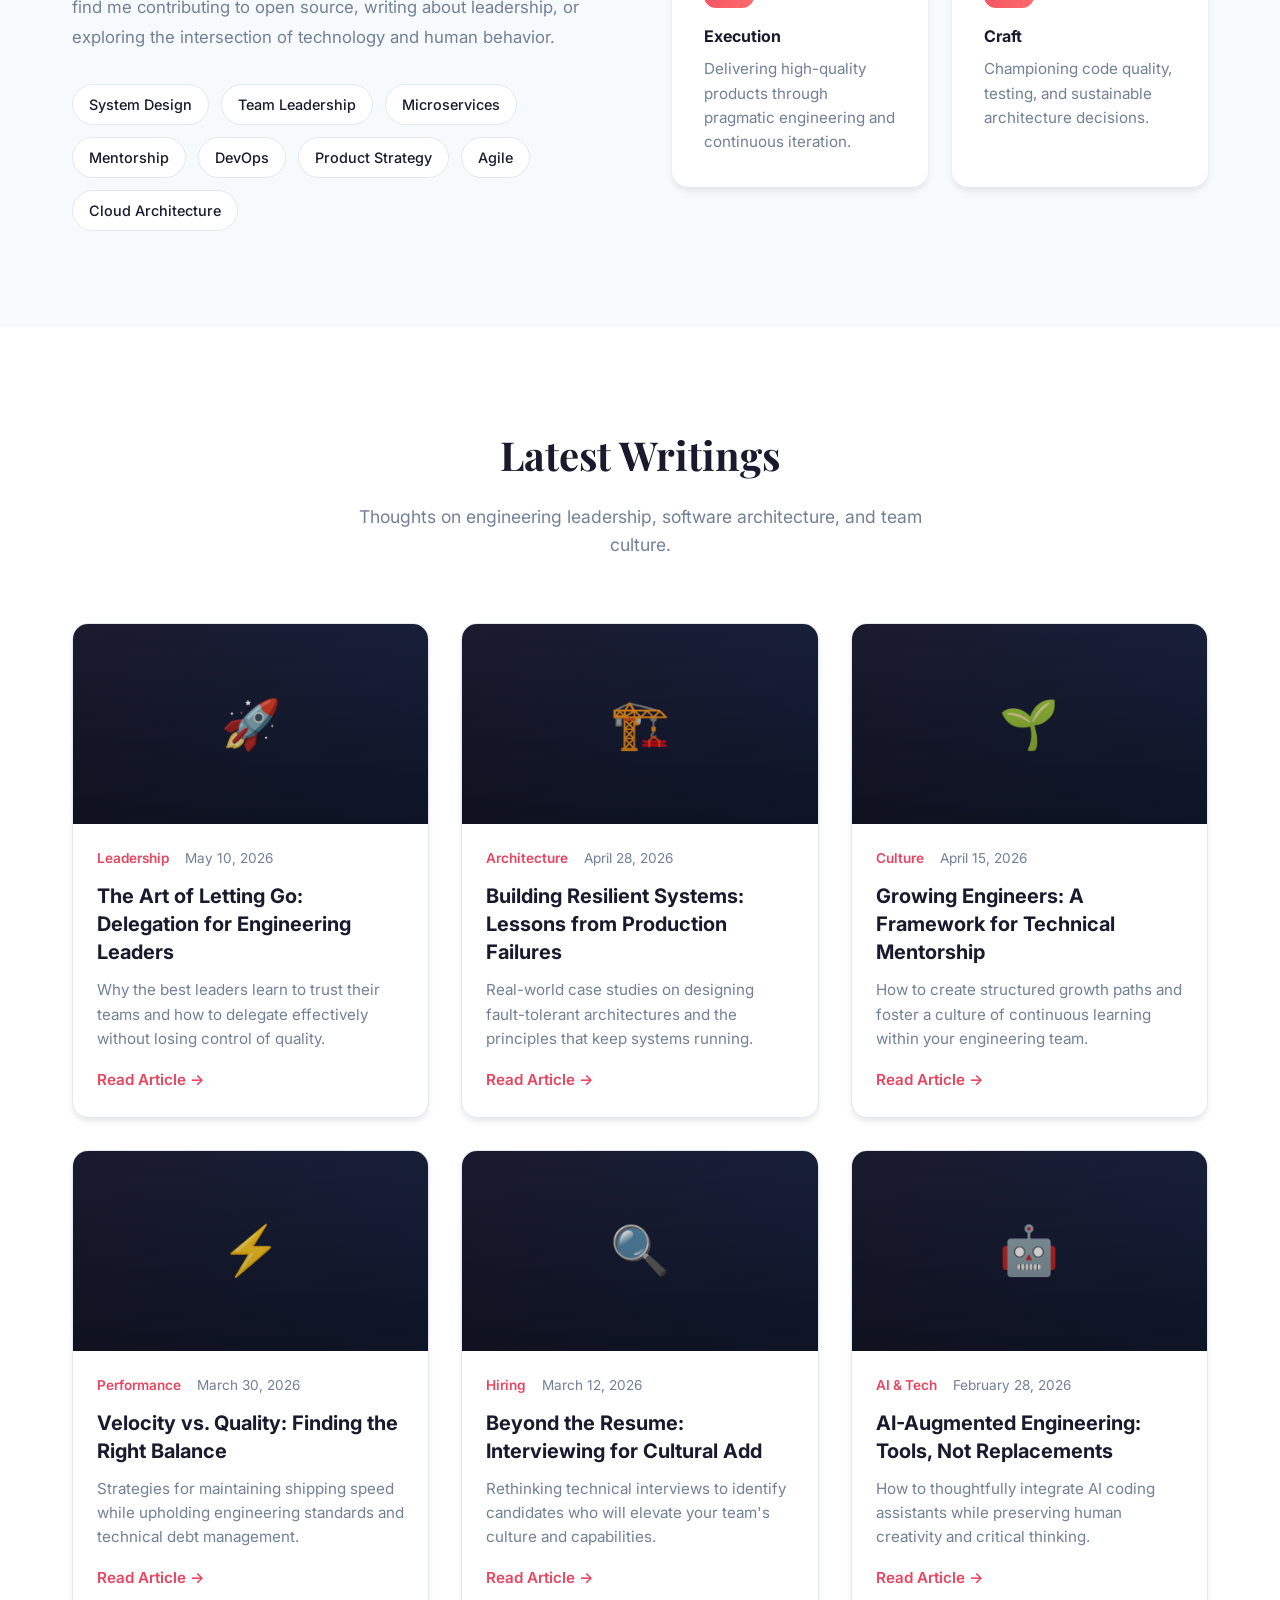
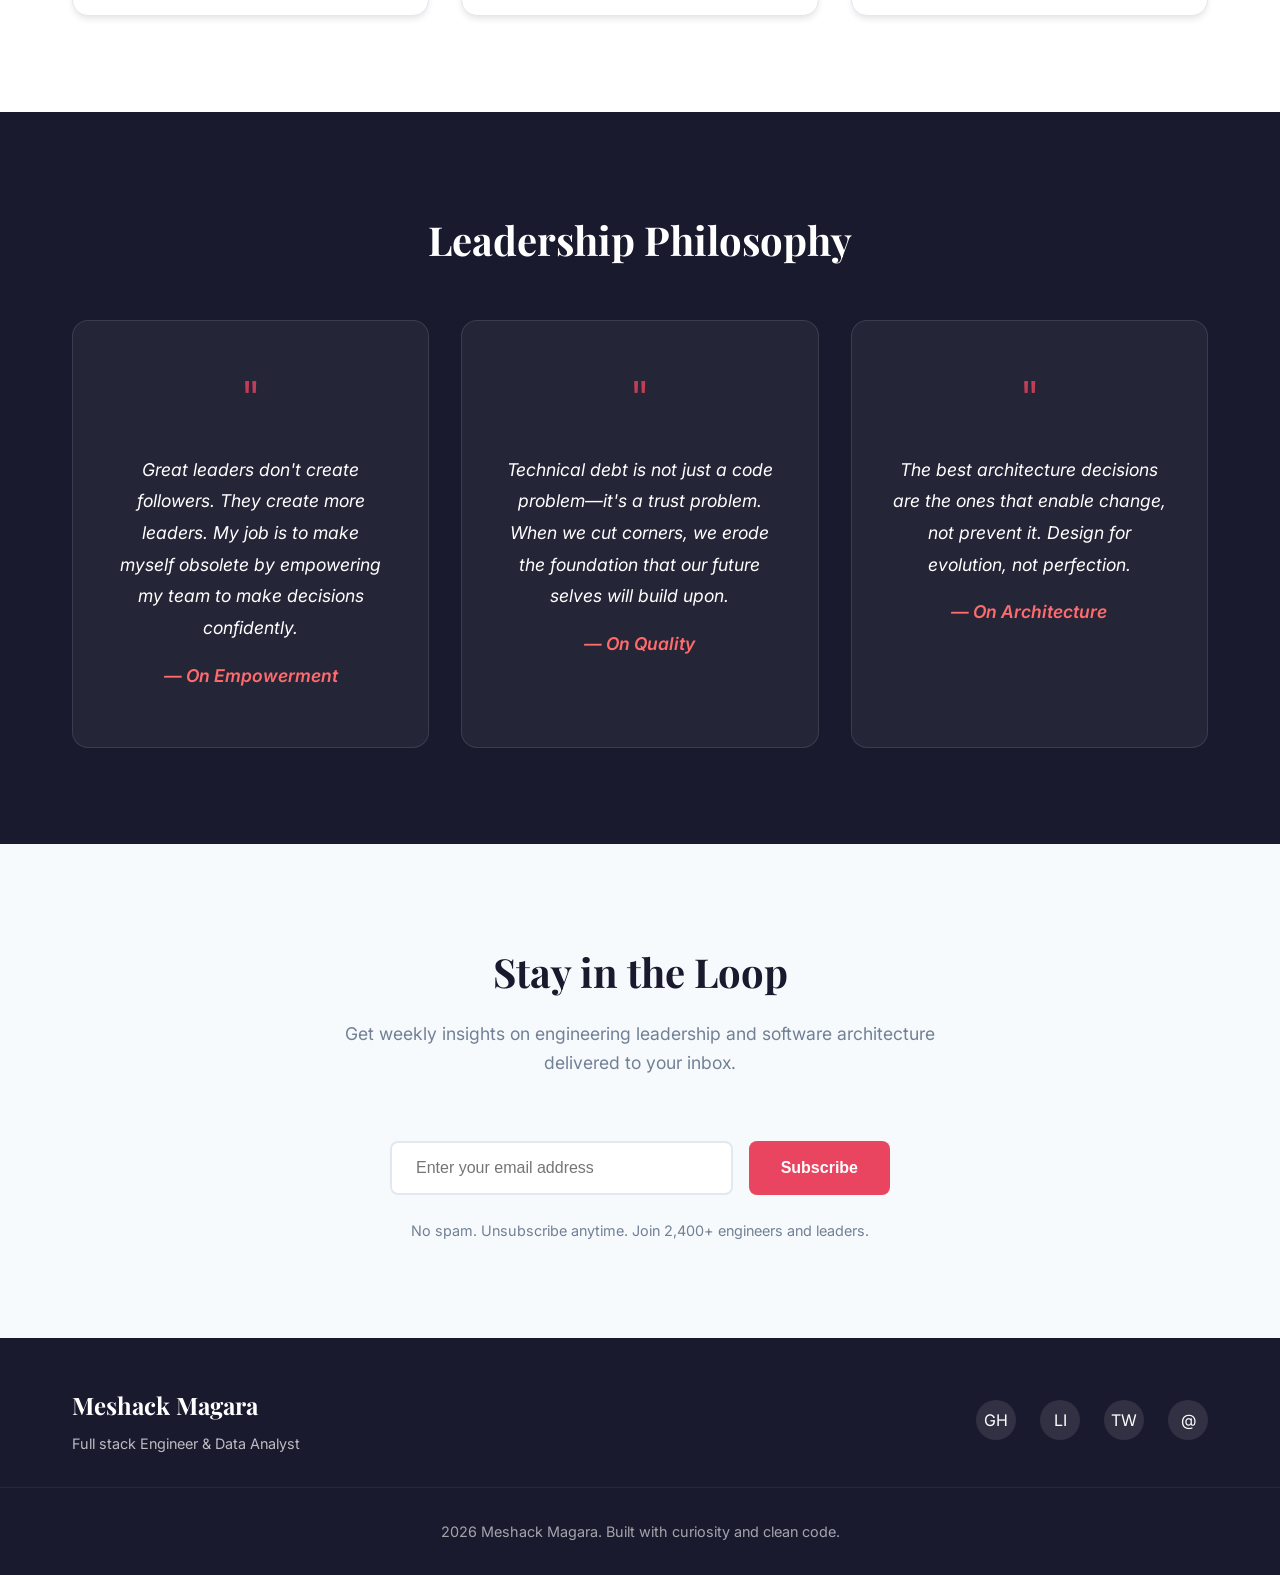
<file: My-blog-page/index2.html>
<!doctype html>
<html lang="en">
  <head>
    <meta charset="UTF-8" />
    <meta name="viewport" content="width=device-width, initial-scale=1.0" />
    <title>Meshack Magara | Engineering Leader & Builder</title>
    <link
      href="https://fonts.googleapis.com/css2?family=Inter:wght@300;400;500;600;700&family=Playfair+Display:wght@600;700&display=swap"
      rel="stylesheet"
    />
    <style>
      * {
        margin: 0;
        padding: 0;
        box-sizing: border-box;
      }

      :root {
        --primary: #1a1a2e;
        --secondary: #16213e;
        --accent: #e94560;
        --accent-light: #ff6b6b;
        --text: #2d3748;
        --text-light: #718096;
        --bg: #ffffff;
        --bg-alt: #f7fafc;
        --border: #e2e8f0;
        --shadow: 0 4px 6px -1px rgba(0, 0, 0, 0.1);
        --shadow-lg: 0 20px 25px -5px rgba(0, 0, 0, 0.1);
      }

      html {
        scroll-behavior: smooth;
      }

      body {
        font-family:
          "Inter",
          -apple-system,
          BlinkMacSystemFont,
          sans-serif;
        color: var(--text);
        line-height: 1.6;
        background: var(--bg);
      }

      /* Navigation */
      nav {
        position: fixed;
        top: 0;
        width: 100%;
        background: rgba(255, 255, 255, 0.95);
        backdrop-filter: blur(10px);
        z-index: 1000;
        border-bottom: 1px solid var(--border);
        padding: 1rem 0;
      }

      .nav-container {
        max-width: 1200px;
        margin: 0 auto;
        padding: 0 2rem;
        display: flex;
        justify-content: space-between;
        align-items: center;
      }

      .logo {
        font-family: "Playfair Display", serif;
        font-size: 1.5rem;
        font-weight: 700;
        color: var(--primary);
        text-decoration: none;
      }

      .nav-links {
        display: flex;
        gap: 2.5rem;
        list-style: none;
      }

      .nav-links a {
        text-decoration: none;
        color: var(--text);
        font-weight: 500;
        font-size: 0.95rem;
        transition: color 0.3s;
        position: relative;
      }

      .nav-links a::after {
        content: "";
        position: absolute;
        bottom: -4px;
        left: 0;
        width: 0;
        height: 2px;
        background: var(--accent);
        transition: width 0.3s;
      }

      .nav-links a:hover {
        color: var(--accent);
      }

      .nav-links a:hover::after {
        width: 100%;
      }

      /* Hero Section */
      .hero {
        min-height: 100vh;
        display: flex;
        align-items: center;
        background: linear-gradient(
          135deg,
          var(--primary) 0%,
          var(--secondary) 100%
        );
        color: white;
        position: relative;
        overflow: hidden;
      }

      .hero::before {
        content: "";
        position: absolute;
        top: -50%;
        right: -20%;
        width: 800px;
        height: 800px;
        background: radial-gradient(
          circle,
          rgba(233, 69, 96, 0.15) 0%,
          transparent 70%
        );
        border-radius: 50%;
      }

      .hero-container {
        max-width: 1200px;
        margin: 0 auto;
        padding: 0 2rem;
        display: grid;
        grid-template-columns: 1fr 1fr;
        gap: 4rem;
        align-items: center;
        position: relative;
        z-index: 1;
      }

      .hero-content h1 {
        font-family: "Playfair Display", serif;
        font-size: 4rem;
        font-weight: 700;
        margin-bottom: 1rem;
        line-height: 1.1;
      }

      .hero-content .highlight {
        color: var(--accent-light);
      }

      .hero-content .subtitle {
        font-size: 1.5rem;
        font-weight: 300;
        margin-bottom: 1.5rem;
        opacity: 0.9;
      }

      .hero-content .description {
        font-size: 1.1rem;
        line-height: 1.8;
        margin-bottom: 2.5rem;
        opacity: 0.85;
        max-width: 500px;
      }

      .cta-group {
        display: flex;
        gap: 1rem;
      }

      .btn {
        padding: 1rem 2rem;
        border-radius: 8px;
        text-decoration: none;
        font-weight: 600;
        font-size: 1rem;
        transition: all 0.3s;
        display: inline-flex;
        align-items: center;
        gap: 0.5rem;
      }

      .btn-primary {
        background: var(--accent);
        color: white;
        box-shadow: 0 4px 15px rgba(233, 69, 96, 0.4);
      }

      .btn-primary:hover {
        background: var(--accent-light);
        transform: translateY(-2px);
        box-shadow: 0 6px 20px rgba(233, 69, 96, 0.5);
      }

      .btn-secondary {
        background: transparent;
        color: white;
        border: 2px solid rgba(255, 255, 255, 0.3);
      }

      .btn-secondary:hover {
        border-color: white;
        background: rgba(255, 255, 255, 0.1);
      }

      .hero-image {
        position: relative;
      }

      .profile-card {
        background: rgba(255, 255, 255, 0.1);
        backdrop-filter: blur(20px);
        border: 1px solid rgba(255, 255, 255, 0.2);
        border-radius: 24px;
        padding: 3rem;
        text-align: center;
        position: relative;
      }

      .profile-avatar {
        width: 150px;
        height: 150px;
        background: linear-gradient(135deg, var(--accent), var(--accent-light));
        border-radius: 50%;
        margin: 0 auto 1.5rem;
        display: flex;
        align-items: center;
        justify-content: center;
        font-size: 3rem;
        font-weight: 700;
        color: white;
        border: 4px solid rgba(255, 255, 255, 0.2);
      }

      .profile-card h3 {
        font-size: 1.5rem;
        margin-bottom: 0.5rem;
      }

      .profile-card .role {
        color: var(--accent-light);
        font-weight: 500;
        margin-bottom: 1.5rem;
      }

      .stats {
        display: grid;
        grid-template-columns: repeat(3, 1fr);
        gap: 1.5rem;
        margin-top: 2rem;
        padding-top: 2rem;
        border-top: 1px solid rgba(255, 255, 255, 0.1);
      }

      .stat-item h4 {
        font-size: 1.8rem;
        font-weight: 700;
        color: var(--accent-light);
      }

      .stat-item p {
        font-size: 0.85rem;
        opacity: 0.7;
        margin-top: 0.25rem;
      }

      /* Sections */
      section {
        padding: 6rem 0;
      }

      .container {
        max-width: 1200px;
        margin: 0 auto;
        padding: 0 2rem;
      }

      .section-header {
        text-align: center;
        margin-bottom: 4rem;
      }

      .section-header h2 {
        font-family: "Playfair Display", serif;
        font-size: 2.5rem;
        color: var(--primary);
        margin-bottom: 1rem;
      }

      .section-header p {
        color: var(--text-light);
        font-size: 1.1rem;
        max-width: 600px;
        margin: 0 auto;
      }

      /* About Section */
      .about {
        background: var(--bg-alt);
      }

      .about-grid {
        display: grid;
        grid-template-columns: 1fr 1fr;
        gap: 4rem;
        align-items: center;
      }

      .about-content h3 {
        font-size: 2rem;
        color: var(--primary);
        margin-bottom: 1.5rem;
      }

      .about-content p {
        color: var(--text-light);
        margin-bottom: 1.5rem;
        font-size: 1.05rem;
        line-height: 1.8;
      }

      .skills {
        display: flex;
        flex-wrap: wrap;
        gap: 0.75rem;
        margin-top: 2rem;
      }

      .skill-tag {
        background: white;
        color: var(--primary);
        padding: 0.5rem 1rem;
        border-radius: 50px;
        font-size: 0.9rem;
        font-weight: 500;
        border: 1px solid var(--border);
        transition: all 0.3s;
      }

      .skill-tag:hover {
        background: var(--accent);
        color: white;
        border-color: var(--accent);
        transform: translateY(-2px);
      }

      .about-visual {
        display: grid;
        grid-template-columns: 1fr 1fr;
        gap: 1.5rem;
      }

      .info-card {
        background: white;
        padding: 2rem;
        border-radius: 16px;
        box-shadow: var(--shadow);
        transition: transform 0.3s;
      }

      .info-card:hover {
        transform: translateY(-5px);
        box-shadow: var(--shadow-lg);
      }

      .info-card .icon {
        width: 50px;
        height: 50px;
        background: linear-gradient(135deg, var(--accent), var(--accent-light));
        border-radius: 12px;
        display: flex;
        align-items: center;
        justify-content: center;
        color: white;
        font-size: 1.5rem;
        margin-bottom: 1rem;
      }

      .info-card h4 {
        color: var(--primary);
        margin-bottom: 0.5rem;
      }

      .info-card p {
        color: var(--text-light);
        font-size: 0.95rem;
      }

      /* Blog Section */
      .blog-grid {
        display: grid;
        grid-template-columns: repeat(auto-fit, minmax(350px, 1fr));
        gap: 2rem;
      }

      .blog-card {
        background: white;
        border-radius: 16px;
        overflow: hidden;
        box-shadow: var(--shadow);
        transition: all 0.3s;
        border: 1px solid var(--border);
      }

      .blog-card:hover {
        transform: translateY(-5px);
        box-shadow: var(--shadow-lg);
      }

      .blog-image {
        height: 200px;
        background: linear-gradient(135deg, var(--primary), var(--secondary));
        display: flex;
        align-items: center;
        justify-content: center;
        color: white;
        font-size: 3rem;
        position: relative;
        overflow: hidden;
      }

      .blog-image::after {
        content: "";
        position: absolute;
        top: 0;
        left: 0;
        right: 0;
        bottom: 0;
        background: linear-gradient(
          to bottom,
          transparent 0%,
          rgba(0, 0, 0, 0.4) 100%
        );
      }

      .blog-content {
        padding: 1.5rem;
      }

      .blog-meta {
        display: flex;
        gap: 1rem;
        margin-bottom: 0.75rem;
        font-size: 0.85rem;
        color: var(--text-light);
      }

      .blog-category {
        color: var(--accent);
        font-weight: 600;
      }

      .blog-card h3 {
        font-size: 1.25rem;
        color: var(--primary);
        margin-bottom: 0.75rem;
        line-height: 1.4;
      }

      .blog-card p {
        color: var(--text-light);
        font-size: 0.95rem;
        line-height: 1.6;
        margin-bottom: 1rem;
      }

      .read-more {
        color: var(--accent);
        text-decoration: none;
        font-weight: 600;
        font-size: 0.95rem;
        display: inline-flex;
        align-items: center;
        gap: 0.5rem;
        transition: gap 0.3s;
      }

      .read-more:hover {
        gap: 0.75rem;
      }

      /* Philosophy Section */
      .philosophy {
        background: var(--primary);
        color: white;
        text-align: center;
      }

      .philosophy h2 {
        color: white;
        font-family: "Playfair Display", serif;
        font-size: 2.5rem;
        margin-bottom: 3rem;
      }

      .quotes-grid {
        display: grid;
        grid-template-columns: repeat(auto-fit, minmax(300px, 1fr));
        gap: 2rem;
      }

      .quote-card {
        background: rgba(255, 255, 255, 0.05);
        border: 1px solid rgba(255, 255, 255, 0.1);
        border-radius: 16px;
        padding: 2.5rem;
        transition: all 0.3s;
      }

      .quote-card:hover {
        background: rgba(255, 255, 255, 0.1);
        transform: translateY(-5px);
      }

      .quote-icon {
        font-size: 3rem;
        color: var(--accent);
        margin-bottom: 1rem;
        opacity: 0.8;
      }

      .quote-card p {
        font-size: 1.1rem;
        line-height: 1.8;
        font-style: italic;
        margin-bottom: 1rem;
      }

      .quote-author {
        color: var(--accent-light);
        font-weight: 600;
      }

      /* Newsletter */
      .newsletter {
        background: var(--bg-alt);
        text-align: center;
      }

      .newsletter-form {
        max-width: 500px;
        margin: 0 auto;
        display: flex;
        gap: 1rem;
      }

      .newsletter-form input {
        flex: 1;
        padding: 1rem 1.5rem;
        border: 2px solid var(--border);
        border-radius: 8px;
        font-size: 1rem;
        outline: none;
        transition: border-color 0.3s;
      }

      .newsletter-form input:focus {
        border-color: var(--accent);
      }

      .newsletter-form button {
        padding: 1rem 2rem;
        background: var(--accent);
        color: white;
        border: none;
        border-radius: 8px;
        font-size: 1rem;
        font-weight: 600;
        cursor: pointer;
        transition: all 0.3s;
      }

      .newsletter-form button:hover {
        background: var(--accent-light);
        transform: translateY(-2px);
      }

      /* Footer */
      footer {
        background: var(--primary);
        color: white;
        padding: 3rem 0 2rem;
      }

      .footer-content {
        max-width: 1200px;
        margin: 0 auto;
        padding: 0 2rem;
        display: flex;
        justify-content: space-between;
        align-items: center;
        flex-wrap: wrap;
        gap: 2rem;
      }

      .footer-brand h3 {
        font-family: "Playfair Display", serif;
        font-size: 1.5rem;
        margin-bottom: 0.5rem;
      }

      .footer-brand p {
        opacity: 0.7;
        font-size: 0.9rem;
      }

      .social-links {
        display: flex;
        gap: 1.5rem;
      }

      .social-links a {
        width: 40px;
        height: 40px;
        background: rgba(255, 255, 255, 0.1);
        border-radius: 50%;
        display: flex;
        align-items: center;
        justify-content: center;
        color: white;
        text-decoration: none;
        transition: all 0.3s;
      }

      .social-links a:hover {
        background: var(--accent);
        transform: translateY(-3px);
      }

      .footer-bottom {
        text-align: center;
        margin-top: 2rem;
        padding-top: 2rem;
        border-top: 1px solid rgba(255, 255, 255, 0.1);
        opacity: 0.6;
        font-size: 0.9rem;
      }

      /* Mobile Responsive */
      @media (max-width: 768px) {
        .hero-container {
          grid-template-columns: 1fr;
          text-align: center;
          gap: 3rem;
        }

        .hero-content h1 {
          font-size: 2.5rem;
        }

        .hero-content .description {
          margin: 0 auto 2rem;
        }

        .about-grid {
          grid-template-columns: 1fr;
        }

        .nav-links {
          display: none;
        }

        .stats {
          grid-template-columns: 1fr;
          gap: 1rem;
        }

        .newsletter-form {
          flex-direction: column;
        }
      }

      /* Animations */
      @keyframes fadeInUp {
        from {
          opacity: 0;
          transform: translateY(30px);
        }
        to {
          opacity: 1;
          transform: translateY(0);
        }
      }

      .animate-in {
        animation: fadeInUp 0.8s ease-out;
      }

      /* Scrollbar */
      ::-webkit-scrollbar {
        width: 10px;
      }

      ::-webkit-scrollbar-track {
        background: var(--bg-alt);
      }

      ::-webkit-scrollbar-thumb {
        background: var(--accent);
        border-radius: 5px;
      }

      ::-webkit-scrollbar-thumb:hover {
        background: var(--accent-light);
      }
    </style>
  </head>
  <body>
    <!-- Navigation -->
    <nav>
      <div class="nav-container">
        <a href="#" class="logo">Meshack Magara</a>
        <ul class="nav-links">
          <li><a href="#home">Home</a></li>
          <li><a href="#about">About</a></li>
          <li><a href="#blog">Blog</a></li>
          <li><a href="#philosophy">Philosophy</a></li>
          <li><a href="#contact">Contact</a></li>
        </ul>
      </div>
    </nav>

    <!-- Hero Section -->
    <section class="hero" id="home">
      <div class="hero-container">
        <div class="hero-content animate-in">
          <h1>
            Building Teams,<br />Crafting
            <span class="highlight">Excellence</span>
          </h1>
          <p class="subtitle">Engineering Leader & Software Architect</p>
          <p class="description">
            I lead engineering teams to build scalable, user-centric products.
            Passionate about clean code, mentorship, and creating technology
            that makes a real difference.
          </p>
          <div class="cta-group">
            <a href="#blog" class="btn btn-primary">Read My Blog →</a>
            <a href="#about" class="btn btn-secondary">About Me</a>
          </div>
        </div>

        <div class="hero-image animate-in">
          <div class="profile-card">
            <div class="profile-avatar">MM</div>
            <h3>Meshack Magara</h3>
            <p class="role">Full stack Engineer</p>
            <p style="opacity: 0.8; font-size: 0.9rem">
              Building the future, one commit at a time
            </p>
            <div class="stats">
              <div class="stat-item">
                <h4>1+</h4>
                <p>Years Exp.</p>
              </div>
              <div class="stat-item">
                <h4>5+</h4>
                <p>Team Members</p>
              </div>
              <div class="stat-item">
                <h4>3</h4>
                <p>Products</p>
              </div>
            </div>
          </div>
        </div>
      </div>
    </section>

    <!-- About Section -->
    <section class="about" id="about">
      <div class="container">
        <div class="section-header">
          <h2>About Me</h2>
          <p>
            Leadership is not about being in charge. It's about taking care of
            those in your charge.
          </p>
        </div>
        <div class="about-grid">
          <div class="about-content">
            <h3>From Code to Leadership</h3>
            <p>
              I started my journey as a curious developer, fascinated by the
              magic of turning ideas into reality through code. Over 12 years,
              that curiosity evolved into a passion for building not just
              software, but high-performing teams.
            </p>
            <p>
              Today, I lead engineering organizations with a simple belief:
              great software is built by empowered people. I focus on creating
              cultures where innovation thrives, mentorship is paramount, and
              technical excellence is the standard.
            </p>
            <p>
              When I'm not architecting systems or coaching engineers, you'll
              find me contributing to open source, writing about leadership, or
              exploring the intersection of technology and human behavior.
            </p>
            <div class="skills">
              <span class="skill-tag">System Design</span>
              <span class="skill-tag">Team Leadership</span>
              <span class="skill-tag">Microservices</span>
              <span class="skill-tag">Mentorship</span>
              <span class="skill-tag">DevOps</span>
              <span class="skill-tag">Product Strategy</span>
              <span class="skill-tag">Agile</span>
              <span class="skill-tag">Cloud Architecture</span>
            </div>
          </div>

          <div class="about-visual">
            <div class="info-card">
              <div class="icon">🎯</div>
              <h4>Vision</h4>
              <p>
                Setting clear technical direction and aligning engineering
                efforts with business goals.
              </p>
            </div>
            <div class="info-card">
              <div class="icon">👥</div>
              <h4>People First</h4>
              <p>
                Building psychological safety and growth opportunities for every
                team member.
              </p>
            </div>
            <div class="info-card">
              <div class="icon">⚡</div>
              <h4>Execution</h4>
              <p>
                Delivering high-quality products through pragmatic engineering
                and continuous iteration.
              </p>
            </div>
            <div class="info-card">
              <div class="icon">🔧</div>
              <h4>Craft</h4>
              <p>
                Championing code quality, testing, and sustainable architecture
                decisions.
              </p>
            </div>
          </div>
        </div>
      </div>
    </section>

    <!-- Blog Section -->
    <section id="blog">
      <div class="container">
        <div class="section-header">
          <h2>Latest Writings</h2>
          <p>
            Thoughts on engineering leadership, software architecture, and team
            culture.
          </p>
        </div>
        <div class="blog-grid">
          <article class="blog-card">
            <div class="blog-image">🚀</div>
            <div class="blog-content">
              <div class="blog-meta">
                <span class="blog-category">Leadership</span>
                <span>May 10, 2026</span>
              </div>
              <h3>The Art of Letting Go: Delegation for Engineering Leaders</h3>
              <p>
                Why the best leaders learn to trust their teams and how to
                delegate effectively without losing control of quality.
              </p>
              <a href="#" class="read-more">Read Article →</a>
            </div>
          </article>

          <article class="blog-card">
            <div class="blog-image">🏗️</div>
            <div class="blog-content">
              <div class="blog-meta">
                <span class="blog-category">Architecture</span>
                <span>April 28, 2026</span>
              </div>
              <h3>
                Building Resilient Systems: Lessons from Production Failures
              </h3>
              <p>
                Real-world case studies on designing fault-tolerant
                architectures and the principles that keep systems running.
              </p>
              <a href="#" class="read-more">Read Article →</a>
            </div>
          </article>

          <article class="blog-card">
            <div class="blog-image">🌱</div>
            <div class="blog-content">
              <div class="blog-meta">
                <span class="blog-category">Culture</span>
                <span>April 15, 2026</span>
              </div>
              <h3>Growing Engineers: A Framework for Technical Mentorship</h3>
              <p>
                How to create structured growth paths and foster a culture of
                continuous learning within your engineering team.
              </p>
              <a href="#" class="read-more">Read Article →</a>
            </div>
          </article>

          <article class="blog-card">
            <div class="blog-image">⚡</div>
            <div class="blog-content">
              <div class="blog-meta">
                <span class="blog-category">Performance</span>
                <span>March 30, 2026</span>
              </div>
              <h3>Velocity vs. Quality: Finding the Right Balance</h3>
              <p>
                Strategies for maintaining shipping speed while upholding
                engineering standards and technical debt management.
              </p>
              <a href="#" class="read-more">Read Article →</a>
            </div>
          </article>

          <article class="blog-card">
            <div class="blog-image">🔍</div>
            <div class="blog-content">
              <div class="blog-meta">
                <span class="blog-category">Hiring</span>
                <span>March 12, 2026</span>
              </div>
              <h3>Beyond the Resume: Interviewing for Cultural Add</h3>
              <p>
                Rethinking technical interviews to identify candidates who will
                elevate your team's culture and capabilities.
              </p>
              <a href="#" class="read-more">Read Article →</a>
            </div>
          </article>

          <article class="blog-card">
            <div class="blog-image">🤖</div>
            <div class="blog-content">
              <div class="blog-meta">
                <span class="blog-category">AI & Tech</span>
                <span>February 28, 2026</span>
              </div>
              <h3>AI-Augmented Engineering: Tools, Not Replacements</h3>
              <p>
                How to thoughtfully integrate AI coding assistants while
                preserving human creativity and critical thinking.
              </p>
              <a href="#" class="read-more">Read Article →</a>
            </div>
          </article>
        </div>
      </div>
    </section>

    <!-- Philosophy Section -->
    <section class="philosophy" id="philosophy">
      <div class="container">
        <h2>Leadership Philosophy</h2>
        <div class="quotes-grid">
          <div class="quote-card">
            <div class="quote-icon">"</div>
            <p>
              Great leaders don't create followers. They create more leaders. My
              job is to make myself obsolete by empowering my team to make
              decisions confidently.
            </p>
            <p class="quote-author">— On Empowerment</p>
          </div>
          <div class="quote-card">
            <div class="quote-icon">"</div>
            <p>
              Technical debt is not just a code problem—it's a trust problem.
              When we cut corners, we erode the foundation that our future
              selves will build upon.
            </p>
            <p class="quote-author">— On Quality</p>
          </div>
          <div class="quote-card">
            <div class="quote-icon">"</div>
            <p>
              The best architecture decisions are the ones that enable change,
              not prevent it. Design for evolution, not perfection.
            </p>
            <p class="quote-author">— On Architecture</p>
          </div>
        </div>
      </div>
    </section>

    <!-- Newsletter -->
    <section class="newsletter" id="contact">
      <div class="container">
        <div class="section-header">
          <h2>Stay in the Loop</h2>
          <p>
            Get weekly insights on engineering leadership and software
            architecture delivered to your inbox.
          </p>
        </div>
        <form class="newsletter-form">
          <input type="email" placeholder="Enter your email address" required />
          <button type="submit">Subscribe</button>
        </form>
        <p
          style="
            margin-top: 1.5rem;
            color: var(--text-light);
            font-size: 0.9rem;
          "
        >
          No spam. Unsubscribe anytime. Join 2,400+ engineers and leaders.
        </p>
      </div>
    </section>

    <!-- Footer -->
    <footer>
      <div class="footer-content">
        <div class="footer-brand">
          <h3>Meshack Magara</h3>
          <p>Full stack Engineer & Data Analyst</p>
        </div>
        <div class="social-links">
          <a href="#" title="GitHub">GH</a>
          <a href="#" title="LinkedIn">LI</a>
          <a href="#" title="Twitter">TW</a>
          <a href="#" title="Email">@</a>
        </div>
      </div>
      <div class="footer-bottom">
        <p>2026 Meshack Magara. Built with curiosity and clean code.</p>
      </div>
    </footer>
  </body>
</html>
</file>
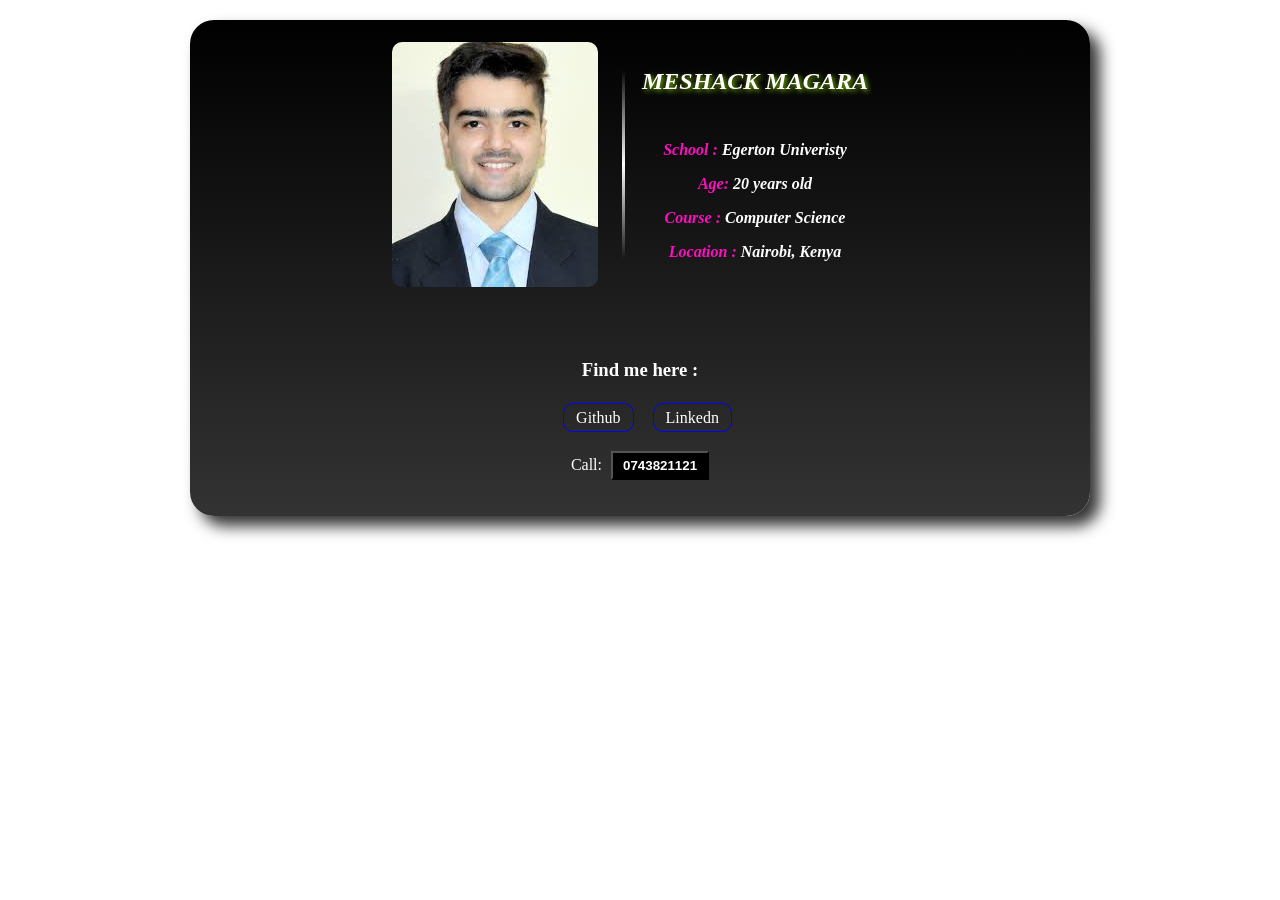
<file: personal/personal_webste.html>
<!doctype html>
<html lang="en">
  <head>
    <meta charset="UTF-8" />
    <meta name="viewport" content="width=device-width, initial-scale=1.0" />
    <title>Personal profile card</title>
    <link rel="stylesheet" href="style.css" />
  </head>
  <body>
    <div class="container">
      <div class="profile">
        <img
          id="profile-picture"
          alt="profile-picture"
          src="[data-uri]"
        />

        <div class="description">
          <h2>MESHACK MAGARA</h2>
          <div class="bio">
            <p><span> School : </span> Egerton Univeristy</p>
            <p><span> Age: </span> 20 years old</p>
            <p><span> Course : </span> Computer Science</p>
            <p><span>Location : </span> Nairobi, Kenya</p>
          </div>
        </div>
      </div>

      <div class="socials">
        <h3>Find me here :</h3>
        <div class="details">
          <a href="https://github.com/mesh-BKEND" target="blank">Github</a>
          <a href="https://www.linkedin.com/in/meshack-magara-420311312/"
            >Linkedn</a
          >
          <p>Call: <button>0743821121</button></p>
        </div>
      </div>
    </div>
  </body>
</html>
</file>
<file: homepage_for_hometown/main2.css>
body {
  margin: 0;
  padding: 0;
  background: linear-gradient(180deg, black, #c9184a);
  background-size: cover;
  max-width: 100vw;
  box-sizing: border-box;
}

/* Hero section */
.hero-section {
  display: flex;
  justify-content: space-between;
  position: relative;
  padding-bottom: 12px;
  margin-bottom: 200px;
}
.hero-section::after {
  content: "";
  position: absolute;
  left: 25%;
  right: 20%;
  bottom: 0;
  width: 100%;
  height: 2px;
  background-color: #ffb3c1;
}
.logo {
  display: flex;
  color: white;
  justify-content: center;
  align-items: center;
  gap: 5px;
}
#logo-img {
  width: 40px;
  height: 40px;
  border-radius: 50%;
  margin: 7px;
}
.county:hover {
  color: #c9184a;
  text-shadow: 2px 1px 5px white;
  transform: scale(1.2);
  transition: all 1s ease-in 0.2s;
}
.navigation {
  display: inline-flex;
  justify-content: space-evenly;
  align-items: center;
}
.navs {
  margin: 5px;
  border-radius: 15px;
  font-size: 1.2rem;
  background-color: #590d22;
  color: #ffb3c1;
  text-shadow: 1px 1px 1px white;
  padding: 10px 25px;
  text-decoration: none;
  font-weight: bolder;
  transition:
    all 0,
    5s ease-in 0.4s;
}
.navs:hover {
  background: linear-gradient(90deg, #c9184a, #ffccd5);
  transform: translateX(-5px);
  transition: all 0.5s ease-in 0.4s;
}

/*The title section*/
#section-two {
  background-image: url("[data-uri]");
  background-size: cover;
  background-position: center;
  border-radius: 10px;
  box-shadow: 12px 12px 15px black;
  height: 400px;
  max-width: 800px;
  margin: 40px auto;
  text-align: center;
  display: flex;
  color: #ffccd5;
  text-shadow: 0px 0px 5px black;
  align-items: center;
  justify-content: center;
  position: relative;
  overflow: hidden;
  animation: bounce 2s infinite ease-in;
}

@keyframes bounce {
  0% {
    transfrom: translateY(0);
  }

  33% {
    teansform: translateY(-20px);
  }

  66% {
    transform: translateY(20px);
  }

  100% {
    transform: translateY(0);
  }
}
#section-two::before {
  content: "";
  position: absolute;
  inset: 0;
  background-color: rgba(0, 0, 0, 0);
  transition: background-color 0.3s ease-in-out;
}

#section-two:hover::before {
  background-color: rgba(0, 0, 0, 0.35);
}

#section-two > * {
  position: relative;
  z-index: 1;
}

#section-two:hover {
  color: white;
}

/* Activities sectin */
#section-three {
  display: flex;
  flex-direction: column;
  justify-content: center;
  align-items: center;
  gap: 15px;
}
.act-heading {
  color: white;
  text-shadow: 1px 1px 8px black;
}

.activities {
  display: flex;
  box-sizing: border-box;
  justify-content: space-evenly;
  align-items: center;
  gap: 3%;
}

.activity {
  border: 1px solid #333;
  box-shadow: 10px 10px 15px black;
  margin: 5px;
  width: 400px;
  max-height: 400px;
  display: flex;
  flex-direction: column;
  align-items: space-evenly;
  border-radius: 10px;
  justify-content: center;
  animation: fade-in 2s linear;
  animation-timeline: view();
  animation-range: entry 0% cover 50%;
}

@keyframes fade-in {
  from {
    opacity: 0.4;
    transform: translateX(-100%);
  }
  to {
    opacity: 0.9;
    transform: translateX(0);
  }
}
.activity:hover {
  transform: translateY(-10px);
  box-shadow: 10px 10px 16px white;
  transition: transform 0.3s ease-in;
}
.act-img {
  width: 100%;
  border-radius: 10px 10px 0 0;
  height: 400px;
}

.description {
  display: flex;
  margin-top: 20px;
  text-align: center;
  justify-content: center;
  align-items: center;
  flex-direction: column;
  color: white;
}

.act-title {
  text-shadow: 1px 1px 4px black;
  font-weight: bold;
}
.act-desc {
  text-shadow: 1px 1px 4px black;
  font-style: oblique;
}

/*tour guide section */
.guide-title {
  text-align: center;
  color: #4cc9f0;
  font-weight: bold;
  font-size: 2rem;
  text-shadow: 1px 1px 8px black;
  font-style: normal;
  text-decoration: 3px white underline;
}

#section-four {
  display: block;
  border-radius: 25px;
  box-shadow:
    10px 10px 15px black,
    -6px -6px 8px #333;
  max-width: 650px;
  margin: 0 auto;
  margin-bottom: 40px;
}
.tour-guide {
  display: flex;
  gap: 30px;
  align-items: center;
  justify-content: center;
  padding: 10px 20px;
}
.guide-info {
  padding: 5px 15px;
  border-left: 4px solid #fff0f3;
}
#tour-guide {
  width: 280px;
  height: 250px;
  border-radius: 20px;
}
.titles {
  color: #ffccd5;
}
.nam {
  color: #0466c8;
  font-weight: bold;
  text-shadow: 1px 1px 4px black;
}

#section-four:hover {
  background: linear-gradient(#bd2d87, #1b4332);
  color: white;
  font-size: 1.3rem;
  box-shadow:
    10px 10px 15px aliceblue,
    -6px -6px 8px #78c0e0;
}
</file>
<file: My-blog-page/main.css>
* {
  margin: 0;
  padding: 0;
  box-sizing: border-box;
}

:root {
  --primary: #1a1a2e;
  --secondary: #16213e;
  --accent: #e94560;
  --accent-light: #ff6b6b;
  --text: #2d3748;
  --text-light: #718096;
  --bg: #ffffff;
  --bg-alt: #f7fafc;
  --border: #e2e8f0;
  --shadow: 0 4px 6px -1px rgba(0, 0, 0, 0.1);
  --shadow-lg: 0 20px 25px -5px rgba(0, 0, 0, 0.1);
}

html {
  scroll-behavior: smooth;
}

body {
  font-family:
    "Inter",
    -apple-system,
    BlinkMacSystemFont,
    sans-serif;
  color: var(--text);
  line-height: 1.6;
  background: var(--bg);
}

/* Navigation section*/
nav {
  position: fixed;
  top: 0;
  width: 100%;
  background: rgba(255, 255, 255, 0.95);
  backdrop-filter: blur(10px);
  z-index: 1000;
  border-bottom: 1px solid var(--border);
  padding: 1rem 0;
}

.name {
  margin-left: 30px;
  font-style: normal;
  font-weight: bold;
}

.nav-bar {
  max-width: 1200px;
  margin: 0 auto;
  padding: 0 2rem;
  display: flex;
  justify-content: space-between;
  align-items: center;
}
.nav-items {
  margin-right: 30px;
  display: flex;
  flex-wrap: wrap;
  align-items: center;
  justify-content: space-around;
  gap: 10px;
}

.nav-link {
  padding: 10px 15px;
  text-decoration: none;
  color: var(--text-light);
  position: relative;
}
.nav-link:hover {
  color: var(--accent);
}
/*hero-section*/
.hero-section {
  min-height: 100vh;
  display: flex;
  align-items: center;
  background: linear-gradient(135deg, var(--primary) 0%, var(--secondary) 100%);
  color: white;
  position: relative;
  overflow: hidden;
}
.hero-container {
  max-width: 1200px;
  margin: 0 auto;
  padding: 0 3rem;
  display: grid;
  grid-template-columns: 1fr 1fr;
  gap: 4rem;
  align-items: center;
  position: relative;
  z-index: 1;
}
.hero-container h1 {
  font-family: "Playfair Display", serif;
  font-size: 4rem;
  font-weight: 700;
  margin-bottom: 1rem;
  line-height: 1.1;
}

.excellence {
  color: var(--accent-light);
}

.item .highlight {
  font-size: 1.5rem;
  font-weight: 300;
  margin-bottom: 1.5rem;
  text-shadow: 3px 3px 10px black;
  opacity: 0.9;
}

.item .description {
  line-height: 1.8;
  max-width: 500px;
  font-size: 1.1rem;
  margin-bottom: 2.5rem;
}
.btns {
  display: flex;
  gap: 1rem;
  margin-bottom: 2rem;
}

.btn {
  display: inline-flex;
  align-items: center;
  padding: 1rem 2rem;
  font-size: 1rem;
  border-radius: 10px;
  font-weight: bold;
  text-decoration: none;
  gap: 0.5rem;
  transition: all 0.3s;
}

.my-blog-btn {
  background: var(--accent);
  color: white;
  box-shadow: 0 4px 15px rgba(233, 69, 96, 0.4);
}

.my-blog-btn:hover {
  background: var(--accent-light);
  transform: translateY(-2px);
  box-shadow: 0 6px 20px rgba(233, 69, 96, 0.5);
}

.about-btn {
  color: white;
  border: 2px solid white;
}
.about-btn:hover {
  background: var(--text-light);
}

.profile-card {
  display: flex;
  flex-direction: column;
  gap: 2rem;
  background: rgba(255, 255, 255, 0.1);
  border-radius: 1.2rem;
  align-items: center;
  justify-content: space-around;
  padding: 3rem;
}

.profile-avatar {
  background: var(--accent);
  width: 100px;
  height: 100px;
  display: flex;
  align-items: center;
  justify-content: center;
  border-radius: 50%;
  font-size: 2rem;
  font-weight: bold;
}

.profile-card h3 {
  font-weight: 2rem;
  font-size: 1.5rem;
  margin-bottom: 0.5rem;
}

.role {
  font-style: italic;
  font-size: 1.2rem;
  font-weight: 300;
  color: var(--accent);
}

.stats {
  display: flex;
  gap: 3rem;
  justify-content: center;
  border-top: 2px solid white;
  padding: 2rem 0;
}

.stat-item {
  display: flex;
  flex-direction: column;
  justify-content: center;
  align-items: center;
}
.stat-item h4 {
  font-weight: bold;
  font-size: 2rem;
  color: var(--accent-light);
}
.stat-item p {
  font-size: 0.8rem;
}

section {
  padding: 6rem 0;
}

/*About section*/
.About-section {
  background-color: rgb(241, 243, 245);
}
.about-container {
  display: flex;
  flex-direction: column;
  align-items: center;
  gap: 3rem;
  max-width: 1200px;
  margin: 0 auto;
}

.about-header {
  text-align: center;
  display: flex;
  flex-direction: column;
  justify-content: center;
  align-items: center;
  gap: 1.2rem;
  margin-bottom: 2rem;
}

.about-header h2 {
  font-family: "Playfair Display", serif;
  font-size: 3rem;
  font-weight: bolder;
  color: var(--text);
}
.about-header p {
  max-width: 600px;
  color: var(--text-light);
}

.about-grid {
  display: grid;
  grid-template-columns: 1fr 1fr;
  gap: 4rem;
  align-items: center;
}

.about-content {
  display: flex;
  flex-direction: column;
  align-items: center;
  gap: 2rem;
  padding: 1rem 2rem;
}

.about-content h3 {
  color: var(--text);
  font-weight: bold;
  font-size: 2rem;
}
.about-content {
  color: var(--text-light);
}

.skills {
  display: inline-flex;
  justify-content: space-evenly;
  flex-wrap: wrap;
}
.skill-tag {
  border: 1px solid var(--border);
  border-radius: 20px;
  background-color: white;
  font-weight: bold;
  padding: 10px 15px;
  margin-left: 10px;
  margin-bottom: 6px;
}

.skill-tag:hover {
  background: var(--accent);
  color: white;
  transform: translateY(-5px);
  transition: all 0.3s ease;
}

.about-visual {
  display: grid;
  align-items: center;
  gap: 4rem;
  grid-template-columns: 1fr 1fr;
}

.info-card {
  background-color: white;
  padding: 2rem;
  color: var(--text-light);
  border-radius: 30px;
  box-shadow: 6px 6px black;
}
.info-card:hover {
  transform: translateY(-10px);
  box-shadow: 8px 8px black;
  transition: all 0.3s ease;
}

.icon {
  background-color: var(--accent);
  display: inline-flex;
  align-items: center;
  justify-content: center;
  padding: 0.8rem;
  border-radius: 20%;
  margin-bottom: 1rem;
}

.vision {
  font-weight: bold;
  color: black;
  margin-bottom: 1rem;
}

/* blog section*/

.blog-section {
  display: flex;
  align-items: center;
  justify-content: center;
  max-width: 1200px;
  margin: 0 auto;
  text-align: center;
}

.blog-container {
  padding: 0 3rem;
  margin: 0 auto;
  display: flex;
  flex-direction: column;
  gap: 3rem;
  position: relative;
}

.blog-header {
  padding: 1rem 0;
  display: flex;
  flex-direction: column;
  align-items: center;
  justify-content: center;
  gap: 1rem;
}

.blog-title {
  font-weight: bolder;
  font-family: "Playfair Display", serif;
  font-size: 2.8rem;
}
.blog-description {
  color: var(--text-light);
  max-width: 600px;
}

.blog-grid {
  display: grid;
  grid-template-columns: 1fr 1fr 1fr;
  grid-template-columns: repeat(auto-fit, minmax(350px, 1fr));
  max-width: 1200px;
  gap: 2rem;
  margin: 0 auto;
  padding: 0 2rem;
}

.blog-card:hover {
  transform: translateY(-10px);
  box-shadow: 10px 10px 15px #333;
  transition: all 0.4s ease;
}
.blog-card {
  border: 2px solid blue;
  background: white;
  margin-left: 2rem;
  border-radius: 16px;
  overflow: hidden;
  display: flex;
  flex-direction: column;
  box-shadow: var(--shadow);
  gap: 1rem;
  border: 1px solid var(--border);
  transition: all 0.3s;
}

.blog-img,
.blog-image {
  height: 200px;
  background: linear-gradient(135deg, var(--primary), var(--secondary));
  display: flex;
  justify-content: center;
  align-items: center;
}
.blog-content {
  padding: 1.5rem;
  color: var(--text-light);
  display: flex;
  flex-direction: column;
  gap: 1rem;
}

.blog-content h3 {
  color: var(--text);
  font-weight: bold;
  font-size: 1.2rem;
}

.blog-meta {
  display: flex;
  justify-content: space-between;
  margin: 0 1rem;
  margin-bottom: 20px;
  color: var(--text-light);
}

.blog-category {
  color: var(--accent);
}

.read-more {
  display: inline-flex;
  justify-content: start;
  color: var(--accent);
  text-decoration: none;
  font-weight: bold;
  text-align: start;
}

/*philosophy section*/
.philosophy {
  padding: 4rem 2rem;
  background: linear-gradient(135deg, var(--primary), var(--secondary));
  color: white;
  text-align: center;
}
.philosophy h2 {
  font-size: 2.5rem;
  margin-bottom: 1rem;
  font-family: "Playfair Display", serif;
}
.philosophy-cards {
  display: grid;
  max-width: 1200px;
  grid-template-columns: repeat(auto-fit, minmax(300px, 1fr));
  gap: 2rem;
  margin: 0 auto;
  justify-content: center;
  align-items: center;
}
.philosophy-card {
  padding: 2.5rem;
  justify-content: center;
  align-items: center;
  display: flex;
  flex-direction: column;
  gap: 1rem;
  background: rgba(255, 255, 255, 0.05);
  border: 1px solid rgba(255, 255, 255, 0.1);
  border-radius: 16px;
  padding: 2.5rem;
  transition: all 0.3s;
}
.philosophy-card:hover {
  transform: translateY(-10px);
  box-shadow: 0 10px 20px rgba(0, 0, 0, 0.1);
  transition: all 0.4s ease;
}

.philosophy-card p {
  max-width: 200px;
}

.quote {
  font-size: 3rem;
  color: var(--accent);
  margin-bottom: 1rem;
}

.tip {
  margin: 1rem;
  color: var(--accent);
  font-weight: bold;
}

.container {
  max-width: 1200px;
  margin: 0 auto;
  padding: 0 2rem;
}

/* contact section */
.newsletter {
  background: var(--bg-alt);
  text-align: center;
}

.newsletter-header {
  margin-bottom: 2rem;
}

.newsletter-header h2 {
  color: var(--primary);
  font-family: "Playfair Display", serif;
  font-size: 2.5rem;
  margin-bottom: 1rem;
}

.newsletter-header p {
  color: var(--text-light);
  font-size: 1.1rem;
  max-width: 600px;
  margin: 0 auto;
}

.newsletter-form {
  display: flex;
  max-width: 500px;
  margin: 0 auto;
  gap: 1rem;
}

.newsletter-form input {
  flex: 1;
  padding: 1rem 1.5rem;
  border: 1px solid var(--border);
  border-radius: 8px;
  font-size: 1rem;
  outline: none;
  transition: border-color 0.3s;
}

.newsletter-form input:focus {
  border-color: var(--accent);
}

.newsletter-form button {
  background: var(--accent);
  color: white;
  border: none;
  border-radius: 8px;
  cursor: pointer;
  font-size: 1rem;
  font-weight: 600;
  padding: 1rem 2rem;
  transition: all 0.3s;
}

.newsletter-form button:hover {
  background: var(--accent-light);
  transform: translateY(-2px);
}

.newsletter-note {
  color: var(--text-light);
  font-size: 0.9rem;
  margin-top: 1.5rem;
}

footer {
  background: var(--primary);
  color: white;
  padding: 3rem 2rem;
}

.footer-content {
  align-items: center;
  display: flex;
  justify-content: space-between;
  margin: 0 auto;
  max-width: 1200px;
}

.footer-brand h3 {
  font-family: "Playfair Display", serif;
  font-size: 1.5rem;
  margin-bottom: 0.5rem;
}

.footer-brand p {
  opacity: 0.7;
}

.social-links {
  display: flex;
  gap: 1rem;
}

.social-links a {
  align-items: center;
  background: rgba(255, 255, 255, 0.1);
  border-radius: 50%;
  color: white;
  display: flex;
  height: 40px;
  justify-content: center;
  text-decoration: none;
  transition: all 0.3s;
  width: 40px;
}

.social-links a:hover {
  background: var(--accent);
  transform: translateY(-3px);
}

.footer-bottom {
  border-top: 1px solid rgba(255, 255, 255, 0.1);
  font-size: 0.9rem;
  margin: 2rem auto 0;
  max-width: 1200px;
  opacity: 0.6;
  padding-top: 2rem;
  text-align: center;
}

@media (max-width: 768px) {
  .hero-container,
  .about-grid {
    grid-template-columns: 1fr;
    text-align: center;
  }

  .hero-container h1 {
    font-size: 2.5rem;
  }

  .nav-bar,
  .footer-content {
    align-items: center;
    flex-direction: column;
    gap: 1rem;
  }

  .nav-items {
    margin-right: 0;
  }

  .stats {
    flex-direction: column;
    gap: 1rem;
  }

  .newsletter-form {
    flex-direction: column;
  }
}
</file>
<file: space-exploration/main.css>
#main-logo {
  width: 100px;
}
#title {
  text-shadow: 0px 0px 5px black;
}
body {
  margin: 0;
  color: #82a5ca;
  text-align: center;
  font-family: "Orbitron", sans-serif;
  font-optical-sizing: auto;
  font-weight: bolder;
  font-style: normal;
}
.hero {
  background-image: url("https://media.giphy.com/media/v1.Y2lkPTc5MGI3NjExdTBkdjF5eXNsNWdrdGJzdWhyejVsbm9ia3Rwd3pkcXhybjU5eXpoYSZlcD12MV9naWZzX3NlYXJjaCZjdD1n/iicDrNGWxHmDrIni6j/giphy.gif");
  background-size: cover;
  padding: 10px 0 40px 0;
}
.application {
  padding: 10px 20px;
  background-color: white;
  color: #82a5ca;
  font-weight: bolder;
  border: none;
  font-family: inherit;
}
@font-face {
  font-family: "Corleone";
  src: url("Corleone.ttf");
}
p {
  font-family: "Corleone", sans-serif;
  font-size: 24px;
  font-weight: bolder;
}
.cta {
  border-bottom: 4px solid white;
  font-weight: bold;
}
</file>
<file: google/styles.css>
.profile-img {
  display: block;
  width: 300px;
  margin-bottom: 10px;
  margin-left: auto;
  margin-right: auto;
}

.main {
  display: block;
  width: 400px;
  margin-left: auto;
  margin-right: auto;
  margin-bottom: 20px;
  margin-top: 100px;
  text-align: center;
}
.search-bar {
  display: block;
  font-weight: bold;
  font-family: "Segoe UI", Tahoma, Geneva, Verdana, sans-serif;
  min-width: 200px;
  max-width: 500px;
  width: 400px;
  line-height: 24px;
  padding: 10px 30px;
  border: 1px solid #dfe1e5;
  border-radius: 24px;
}
.btn {
  margin-top: 30px;
  margin-right: 4px;
  margin-left: 4px;
  padding: 10px 15px;
  font-size: small;
  font-weight: 600;
  border: none;
  border-radius: 5px;
  background: #dfe1e5;
}
.buttons {
  width: 462px;
  display: flex;
  justify-content: center;
  text-align: center;
}
</file>
<file: learn/animations.css>
body {
  background: black;
}
.btn {
  background: blue;
  transition: background 0.5s ease;
}

.btn:hover {
  background: red;
}
.box {
  width: 400px;
  height: 800px;
  background: pink;
  border: 2px solid greenyellow;
  margin: 0 auto;
  animation: slide-in 1s ease-out;
}

@keyframes slide-in {
  from {
    transform: translateX(-100%);
  }
  to {
    transform: translateX(50%) rotate(360deg) scale(5);
  }
}

.loading {
  width: 50px;
  height: 50px;
  border: 5px solid cyan;
  border-radius: 3px;
  box-shadow: 0 0 8px cyan inset;
  animation: loading 2s ease-in infinite;
}

@keyframes loading {
  0% {
    transform: rotateX(0deg) rotateY(0deg) rotateZ(0deg);
  }
  33% {
    transform: rotateX(180deg) rotateY(0deg) rotateY(0deg);
  }
  67% {
    tranform: rotateX(180deg) rotateY(180deg) rotateZ(0deg);
  }
  100% {
    transform: rotateX(180deg) rotateY(180deg) rotateZ(180deg);
  }
}
/* -- setting up a scrolling animation-- */

.scroll-element {
  display: flex;
  flex-wrap: wrap;
  gap: 16px;
  margin-top: 40px;
}

.block:nth-child(4n + 1) {
  width: 100px;
  height: 70px;
  background: yellow;
}

.block:nth-child(4n + 2) {
  width: 1300px;
  height: 80px;
  background: darkgreen;
}

.block:nth-child(4n + 3) {
  width: 190px;
  height: 120px;
  background: hotpink;
}

.block:nth-child(4n + 4) {
  width: 140px;
  height: 60px;
  background: dodgerblue;
}

.block {
  border: 2px solid white;
  opacity: 0;
  transform: scale(0.5);
  animation: scrolling 1s linear both;
  animation-timeline: view();
  animation-range: entry 0% cover 100%;
}

@keyframes scrolling {
  from {
    opacity: 0;
    transform: scale(0.5) translateX(-150px);
  }

  to {
    opacity: 1;
    transform: scale(1) translateX(0);
  }
}
</file>
<file: learn/background.css>
body {
  background-image: url("images/garden.jpg");
  background-size: cover;
  background-position: center;
  background-repeat: no-repeat, no-repeat;
  background-attachment: fixed;
}
.parent {
  display: flex;
  justify-content: space-around;
  align-items: center;
  gap: 10px;
  padding: 15px;
  border: 2px solid rgb(13, 143, 9);
  margin: 20px auto;
  transition: background-color 0.5s ease;
}
.parent:hover {
  background-color: rgba(8, 31, 8, 0.5);
  transition: all 0.5s ease;
}
.child {
  background-color: rgb(13, 143, 9);
  padding: 20px;
  opacity: 0.8;
  transform: scale(1);
  transition: all 0.5s ease;
}
.child:hover {
  background-color: rgb(13, 143, 9, 0.5);
  transform: scale(1.1);
  opacity: 1;
  transition: all 0.5s ease 0.1s;
}
.fade-box {
  width: 400px;
  height: 200px;
  background-color: rgba(255, 0, 0, 0.5);
  margin: 20px auto;
  border: 2px solid rgb(255, 0, 0);
  opacity: 0;
}
.fade-box:hover {
  opacity: 1;
  transition: opacity 0.5s ease-in;
}
</file>
<file: learn/pricing-plan.css>
body {
  font-family: Arial, sans-serif;
  background-color: #f4f4f4;
  margin: 0;
  color: white;
  padding: 20px;
  background-color: #7b2cbf;
}
.plan-description {
  text-align: center;
  font-size: 2.5rem;
  font-weight: bold;
  margin-bottom: 40px;
  text-shadow: 5px 5px 4px rgba(3, 3, 3, 0.5);
}
.pricing {
  display: flex;
  margin: 0 auto;
  max-width: 900px;
  padding: 20px 20px;
  justify-content: space-around;
  border-radius: 10px;
  box-shadow:
    5px 5px 10px rgba(0, 0, 0, 0.3),
    -5px -5px 10px rgba(255, 255, 255, 0.3);
  gap: 40px;
}
.child {
  display: flex;
  flex-direction: column;
  justify-content: center;
  text-align: center;
  border-radius: 5%;
  padding: 15px 25px;
  font-weight: bold;
  background-color: #6a15b4;
  box-shadow:
    4px 5px 6px rgba(0, 0, 0, 0.2),
    -3px -3px 6px rgba(255, 255, 255, 0.2);
  color: white;
  transition: all 0.3s ease;
}

.child ul {
  display: flex;
  flex-direction: column;
  align-items: start;
  gap: 10px;
  list-style: circle;
  margin-bottom: 25px;

  padding: 10px 20px;
}
.child h3 {
  font-size: 1.5rem;
  font-style: oblique;
}
.buy {
  padding: 10px 20px;
  border-radius: 10px;
  font-size: 1.3rem;
  font-weight: 700;
  color: rgb(255, 255, 255);
  background-color: #000000;
  box-shadow:
    4px 5px 6px rgba(0, 0, 0, 0.2),
    -3px -3px 6px rgba(255, 255, 255, 0.2);
  transition: all 0.3s ease;
}
.buy:hover {
  background-color: #150325;
  box-shadow:
    6px 7px 8px rgba(0, 0, 0, 0.3),
    -4px -4px 8px rgba(255, 255, 255, 0.3);
  transform: translateY(-5px);
  margin-bottom: 5px;
}
.child:hover {
  background: linear-gradient(90deg, #ffb3c1, #a4133c);
  box-shadow:
    6px 7px 8px rgba(0, 0, 0, 0.3),
    -4px -4px 8px rgba(255, 255, 255, 0.3);
  transform: translateY(-5px);
  transition:
    transform 0.3s ease,
    background-color 0.3s ease,
    box-shadow 0.3s ease;
}
.child::after {
  content: "";
  position: absolute;
  width: 0;
  height: 2px;
  bottom: 0;
  left: 50%;
  transform: translateX(-50%);
  background-color: hsl(110, 100%, 65%);
  color: white;
  padding: 5px 10px;
  border-radius: 5px;
  font-size: 0.9rem;
  font-weight: bold;
  transition: width 0.3s ease;
}
.child:hover::after {
  width: 100%;
}
</file>
<file: learn/style1.css>
* {
  box-sizing: border-box;
  margin: 0;
  padding: 0;
}
body {
  margin-top: 1rem;
  margin-left: 1rem;
  font-size: 1.5rem;
  font-weight: bold;
  background: rgb(63, 61, 61);
  color: rgb(0, 0, 0);
}
.coders {
  display: block;
  margin-left: auto;
  margin-right: auto;
  margin-bottom: 30px;
}
h1,
h2,
h3 {
  color: White;
  line-height: 1.8;
  text-align: center;
  text-shadow: 3px 5px 5px black;

  font-family: Georgia, "Times New Roman", Times, serif;
  font-style: oblique;
}

p {
  text-align: center;
  text-align-last: center;
  color: aquamarine;
  text-shadow: 3px 5px 5px rgb(0, 0, 0);
  text-decoration-line: underline;
  text-decoration-color: rgb(206, 203, 203);
  text-decoration-thickness: 1px;
}
p::first-letter {
  text-transform: capitalize;
  color: white;
}
input {
  display: block;
}
ol > li {
  font-family: "sofia", sans-serif;
  margin: 10px;
  font-size: medium;
  text-align: left;
  margin-bottom: 10px;
}
.city-box {
  text-align: center;
  border: 5px solid rgb(114, 108, 108);
  border-radius: 10px;
  display: block;
  max-width: 500px;

  box-shadow: -20px 5px black;
  margin-right: auto;
  margin-left: auto;

  background-color: white;

  margin-bottom: 3rem;
}
.city-box h3,
h4 {
  color: black;
}

/*Table styling */
.time-table {
  width: 100%;
  max-width: 800px;
  margin: 20px auto;
  border-collapse: collapse;
  box-shadow: 0 4px 8px black;
}

/*Table header styling */
th {
  background-color: rgb(43, 5, 5);
  padding: 5px;
  text-align: center;
  text-shadow: 4px 4px 5px rgb(206, 202, 202);
  font-weight: bold;
}

/* table cell styling*/
td {
  padding: 10px 12px;
  border-bottom: 1px solid black;
  border-left: 1px solid black;
}

/* alternate background colors for tr */
tr:nth-child(even) {
  background-color: rgb(255, 252, 248);
}
tr:nth-child(odd) {
  background-color: black;
}
tr:nth-child(odd) td {
  border-left: 1px solid white;
  color: white;
}
.buttons {
  align-items: center;
  margin-left: auto;
  margin-right: auto;
}

button {
  color: rgb(0, 0, 0);
  background-color: black;
  color: white;
  border: 1px soild white;
  padding: 0.6rem 1.2rem;
  border-radius: 30px;
  font-weight: lighter;
  font-size: 1.5rem;
}
button:hover {
  background: rgb(255, 255, 255);
  border: 1px solid black;
  color: black;
}
/* flex box*/
.container {
  display: flex;
  justify-content: center;
}
.box {
  background: white;
  border: 1px solid black;
  margin-left: 10px;
  margin-right: 10px;
  text-align: center;
  margin-bottom: 10px;
  margin-top: 10px;
  padding: 10px;
}
</file>
<file: personal/style.css>
body {
  text-align: center;
  color: #fc0fc0;
}
.container {
  display: flex;
  flex-direction: column;
  justify-content: center;
  border-radius: 24px;
  box-shadow: 10px 10px 15px #333;
  max-width: 900px;
  margin: 20px auto;
  align-items: center;
  background: linear-gradient(black, #333);
  color: white;
  box-sizing: border-box;
}
.profile {
  display: flex;
  flex-wrap: wrap;
  margin-bottom: 20px;
  color: black;
  align-items: center;
  gap: 24px;
  font-weight: bolder;
  font-size: 1rem;
  padding: 10px 20px;
  justify-content: space-around;
  max-width: 800px;
}
#profile-picture {
  border-radius: 10px;
}
.description {
  padding: 18px 20px;
  font-style: oblique;
  color: white;
  display: flex;
  flex-direction: column;
  gap: 5px;
  position: relative;
}

.description::before {
  content: "";
  position: absolute;
  left: 0;
  top: 15%;
  bottom: 15%;
  width: 3px;
  background: linear-gradient(to bottom, transparent, white, transparent);
}
.description h2 {
  text-shadow: 2px 2px 5px rgb(121, 182, 7);
}
.bio {
  padding: 5px 10px;
}
.bio span {
  color: #fc0fc0;
}

/*----socials-----*/

.socials {
  display: flex;
  flex-direction: column;
  gap: 10px;
  padding: 10px 25px;
  margin-bottom: 10px;
}

.socials a {
  border: 1px solid blue;
  padding: 5px 12px;
  margin-left: 15px;
  text-decoration: none;
  margin-bottom: 20px;
  color: white;
  border-radius: 10px;
}
.socials button {
  background-color: black;
  color: white;
  margin-left: 5px;
  padding: 5px 10px;
  font-weight: bold;
}
.socials p {
  margin-top: 24px;
}
@media (max-width: 650px) {
  .profile {
    flex-direction: column;
    text-align: center;
  }

  .socials {
    align-items: center;
  }
}
</file>
